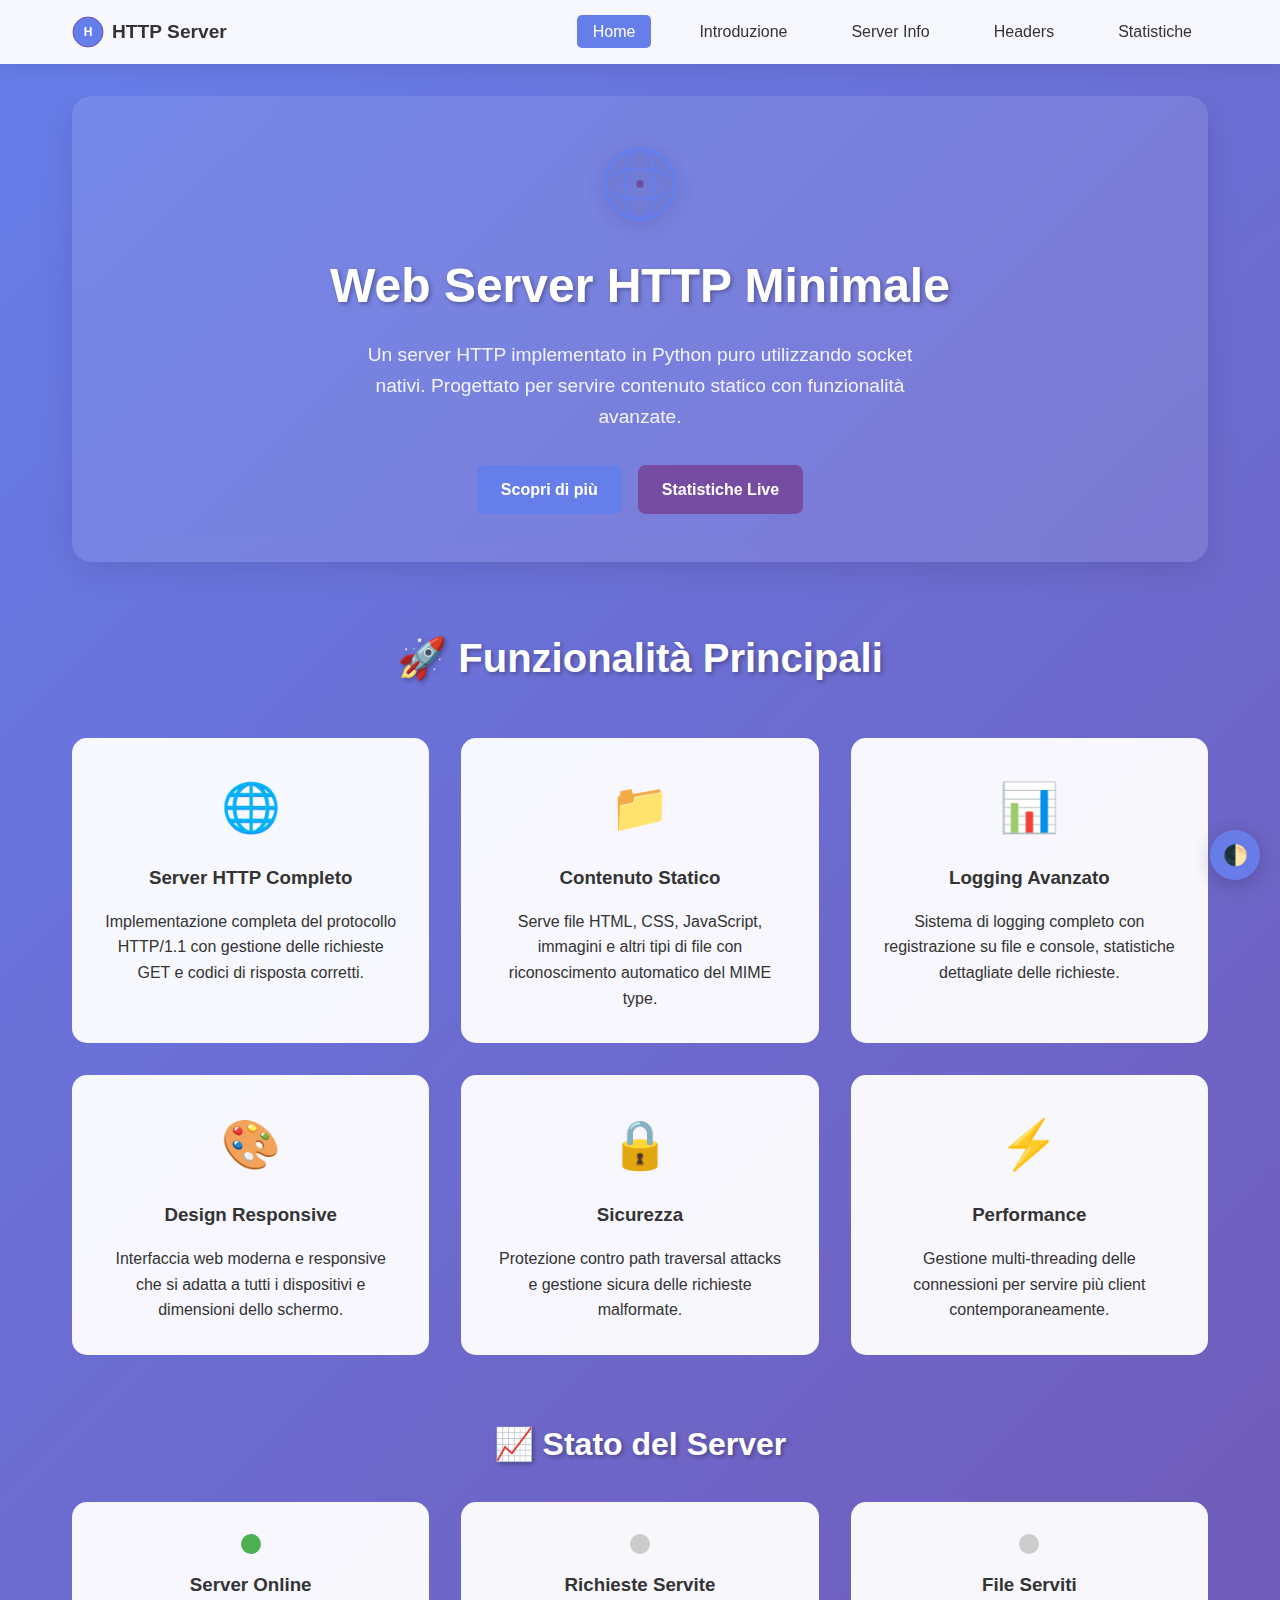
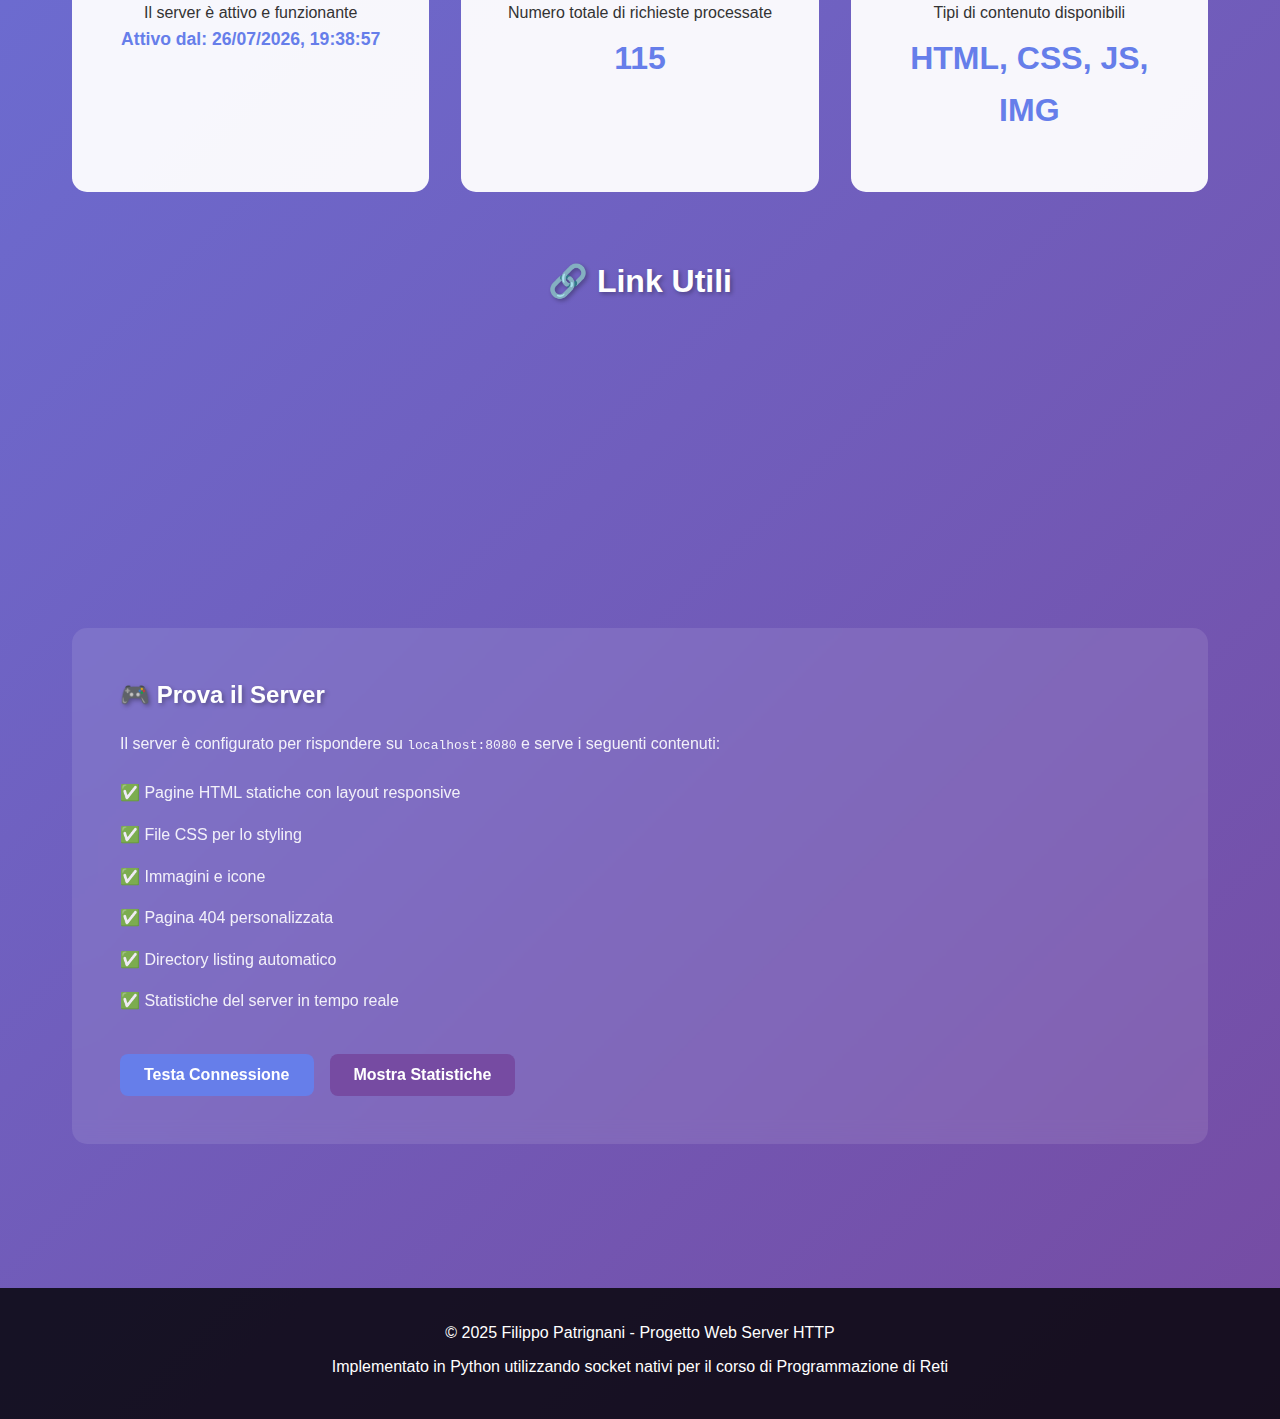
<file: src/www/index.html>
<!DOCTYPE html>
<html lang="it">
<head>
    <meta charset="UTF-8">
    <meta name="viewport" content="width=device-width, initial-scale=1.0">
    <title>Web Server HTTP Minimale - Home</title>
    <link rel="stylesheet" href="style.css">
    <link rel="icon" href="icons/logo.svg" type="image/svg+xml">
</head>
<body>
    <nav class="navbar">
        <div class="nav-container">
            <a href="/" class="nav-logo">
                <img src="icons/logo.svg" alt="Logo" class="logo-img">
                HTTP Server
            </a>
            <ul class="nav-menu">
                <li><a href="/" class="active">Home</a></li>
                <li><a href="intro.html">Introduzione</a></li>
                <li><a href="server.html">Server Info</a></li>
                <li><a href="header.html">Headers</a></li>
                <li><a href="/stats">Statistiche</a></li>
            </ul>
        </div>
    </nav>

    <main class="main-content">
        <div class="container">
            <div class="hero-section">
                <img src="icons/globe.svg" alt="Globe Icon" class="hero-icon">
                <h1>Web Server HTTP Minimale</h1>
                <p class="hero-description">
                    Un server HTTP implementato in Python puro utilizzando socket nativi.
                    Progettato per servire contenuto statico con funzionalità avanzate.
                </p>
                <div class="hero-buttons">
                    <a href="intro.html" class="btn btn-primary">Scopri di più</a>
                    <a href="/stats" class="btn btn-secondary">Statistiche Live</a>
                </div>
            </div>

            <div class="features-section">
                <h2>🚀 Funzionalità Principali</h2>
                <div class="features-grid">
                    <div class="feature-card">
                        <div class="feature-icon">🌐</div>
                        <h3>Server HTTP Completo</h3>
                        <p>Implementazione completa del protocollo HTTP/1.1 con gestione delle richieste GET e codici di risposta corretti.</p>
                    </div>
                    
                    <div class="feature-card">
                        <div class="feature-icon">📁</div>
                        <h3>Contenuto Statico</h3>
                        <p>Serve file HTML, CSS, JavaScript, immagini e altri tipi di file con riconoscimento automatico del MIME type.</p>
                    </div>
                    
                    <div class="feature-card">
                        <div class="feature-icon">📊</div>
                        <h3>Logging Avanzato</h3>
                        <p>Sistema di logging completo con registrazione su file e console, statistiche dettagliate delle richieste.</p>
                    </div>
                    
                    <div class="feature-card">
                        <div class="feature-icon">🎨</div>
                        <h3>Design Responsive</h3>
                        <p>Interfaccia web moderna e responsive che si adatta a tutti i dispositivi e dimensioni dello schermo.</p>
                    </div>
                    
                    <div class="feature-card">
                        <div class="feature-icon">🔒</div>
                        <h3>Sicurezza</h3>
                        <p>Protezione contro path traversal attacks e gestione sicura delle richieste malformate.</p>
                    </div>
                    
                    <div class="feature-card">
                        <div class="feature-icon">⚡</div>
                        <h3>Performance</h3>
                        <p>Gestione multi-threading delle connessioni per servire più client contemporaneamente.</p>
                    </div>
                </div>
            </div>

            <div class="status-section">
                <h2>📈 Stato del Server</h2>
                <div class="status-grid">
                    <div class="status-card">
                        <div class="status-indicator online"></div>
                        <h3>Server Online</h3>
                        <p>Il server è attivo e funzionante</p>
                        <span class="status-time" id="server-uptime">Caricamento...</span>
                    </div>
                    
                    <div class="status-card">
                        <div class="status-indicator"></div>
                        <h3>Richieste Servite</h3>
                        <p>Numero totale di richieste processate</p>
                        <span class="status-number" id="requests-count">--</span>
                    </div>
                    
                    <div class="status-card">
                        <div class="status-indicator"></div>
                        <h3>File Serviti</h3>
                        <p>Tipi di contenuto disponibili</p>
                        <span class="status-number">HTML, CSS, JS, IMG</span>
                    </div>
                </div>
            </div>

            <div class="quick-links">
                <h2>🔗 Link Utili</h2>
                <div class="links-grid">
                    <a href="intro.html" class="link-card">
                        <div class="link-icon">📖</div>
                        <h3>Introduzione</h3>
                        <p>Scopri come funziona il server HTTP</p>
                    </a>
                    
                    <a href="server.html" class="link-card">
                        <div class="link-icon">🖥️</div>
                        <h3>Informazioni Server</h3>
                        <p>Dettagli tecnici dell'implementazione</p>
                    </a>
                    
                    <a href="header.html" class="link-card">
                        <div class="link-icon">📋</div>
                        <h3>Header HTTP</h3>
                        <p>Gestione degli header e MIME types</p>
                    </a>
                    
                    <a href="/stats" class="link-card">
                        <div class="link-icon">📊</div>
                        <h3>Statistiche Live</h3>
                        <p>Monitoraggio in tempo reale</p>
                    </a>
                </div>
            </div>

            <div class="demo-section">
                <h2>🎮 Prova il Server</h2>
                <div class="demo-content">
                    <p>Il server è configurato per rispondere su <code>localhost:8080</code> e serve i seguenti contenuti:</p>
                    <ul class="demo-list">
                        <li>✅ Pagine HTML statiche con layout responsive</li>
                        <li>✅ File CSS per lo styling</li>
                        <li>✅ Immagini e icone</li>
                        <li>✅ Pagina 404 personalizzata</li>
                        <li>✅ Directory listing automatico</li>
                        <li>✅ Statistiche del server in tempo reale</li>
                    </ul>
                    <div class="demo-buttons">
                        <button onclick="testServer()" class="btn btn-primary">Testa Connessione</button>
                        <button onclick="showStats()" class="btn btn-secondary">Mostra Statistiche</button>
                    </div>
                </div>
            </div>
        </div>
    </main>

    <footer class="footer">
        <div class="container">
            <p>&copy; 2025 Filippo Patrignani - Progetto Web Server HTTP</p>
            <p>Implementato in Python utilizzando socket nativi per il corso di Programmazione di Reti</p>
        </div>
    </footer>

    <script>
        // Aggiorna l'uptime del server
        function updateUptime() {
            const now = new Date();
            const uptimeElement = document.getElementById('server-uptime');
            if (uptimeElement) {
                uptimeElement.textContent = `Attivo dal: ${now.toLocaleString('it-IT')}`;
            }
        }

        // Simula il contatore delle richieste
        function updateRequestCount() {
            const countElement = document.getElementById('requests-count');
            if (countElement) {
                const count = Math.floor(Math.random() * 1000) + 100;
                countElement.textContent = count.toString();
            }
        }

        // Test della connessione al server
        function testServer() {
            fetch('/')
                .then(response => {
                    if (response.ok) {
                        alert('✅ Server raggiungibile e funzionante!');
                    } else {
                        alert('⚠️ Server raggiungibile ma con errori');
                    }
                })
                .catch(error => {
                    alert('❌ Impossibile raggiungere il server');
                });
        }

        // Mostra le statistiche
        function showStats() {
            window.open('/stats', '_blank');
        }

        // Animazioni al caricamento
        function animateElements() {
            const elements = document.querySelectorAll('.feature-card, .status-card, .link-card');
            elements.forEach((element, index) => {
                element.style.opacity = '0';
                element.style.transform = 'translateY(20px)';
                element.style.transition = 'opacity 0.6s ease, transform 0.6s ease';
                
                setTimeout(() => {
                    element.style.opacity = '1';
                    element.style.transform = 'translateY(0)';
                }, index * 100);
            });
        }

        // Inizializzazione
        document.addEventListener('DOMContentLoaded', function() {
            updateUptime();
            updateRequestCount();
            animateElements();
            
            // Aggiorna periodicamente
            setInterval(updateRequestCount, 5000);
        });
    </script>
    <script src="script.js"></script>
</body>
</html>
</file>
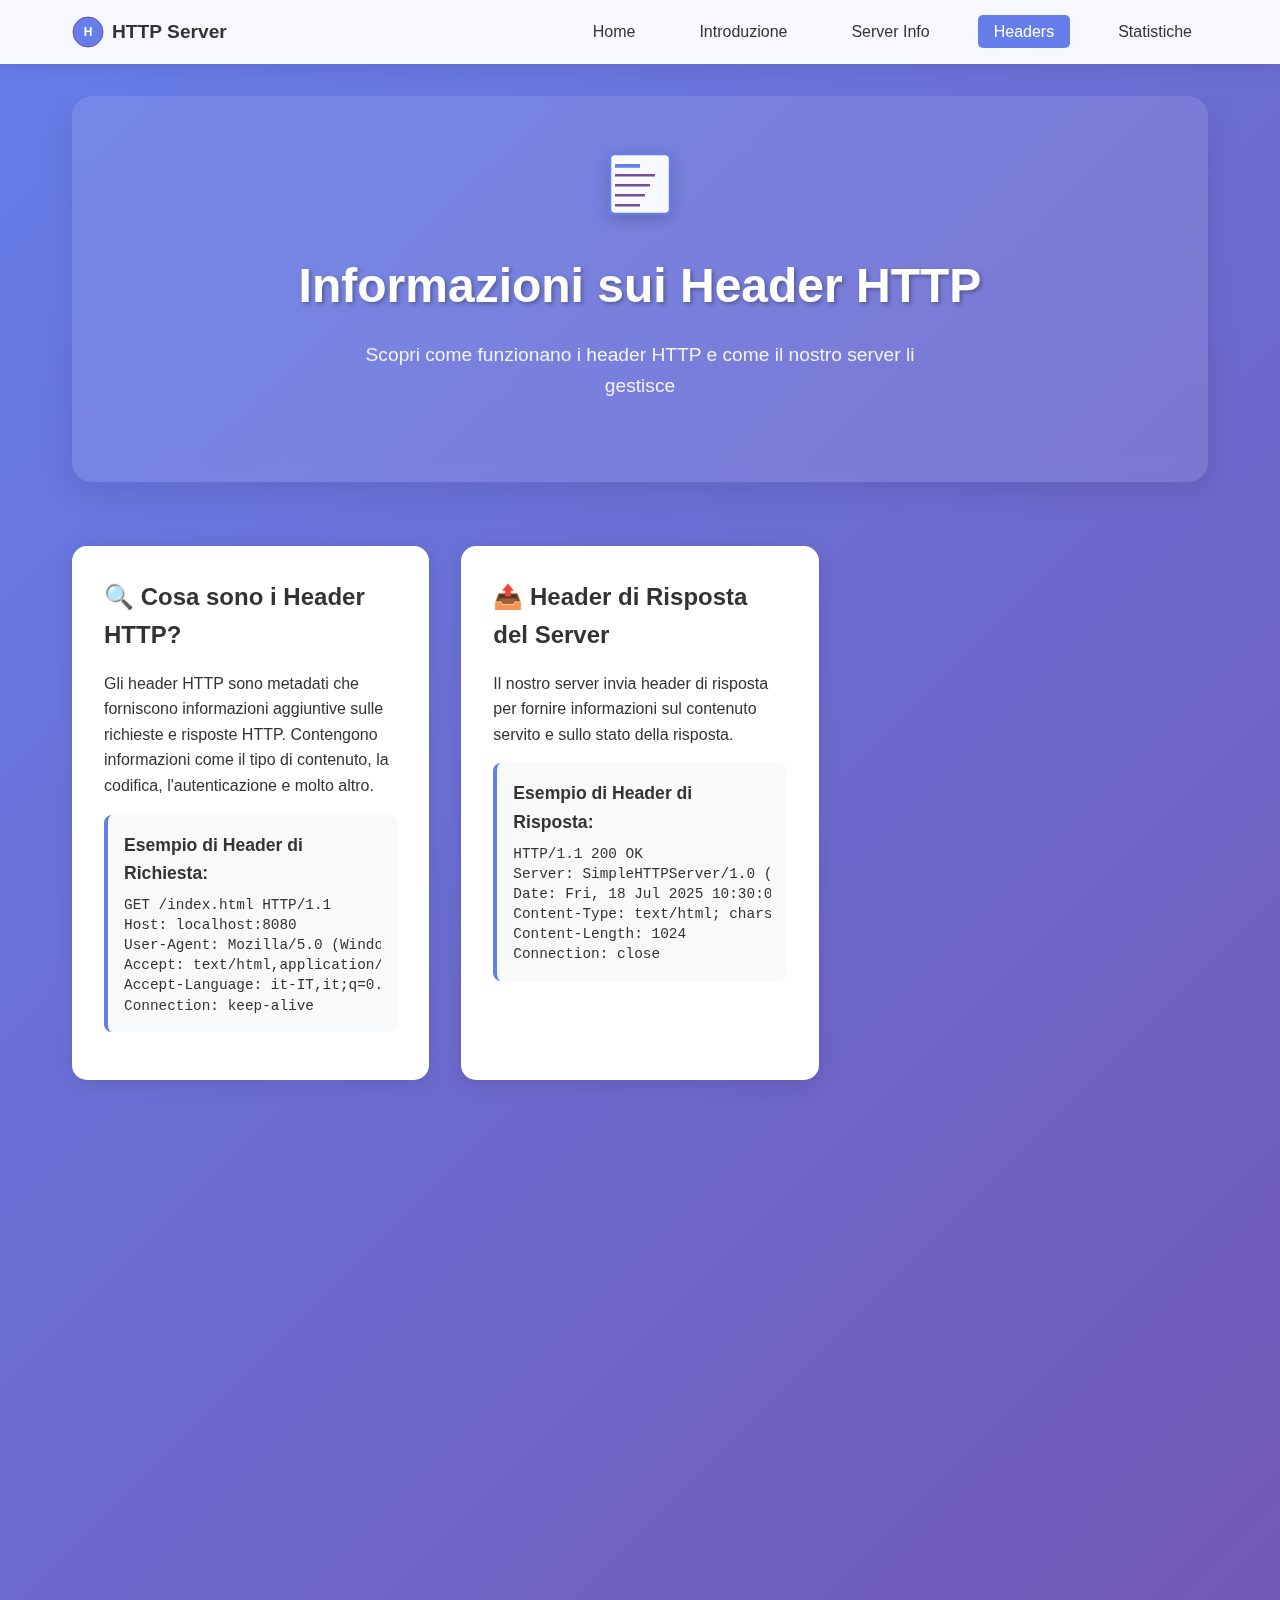
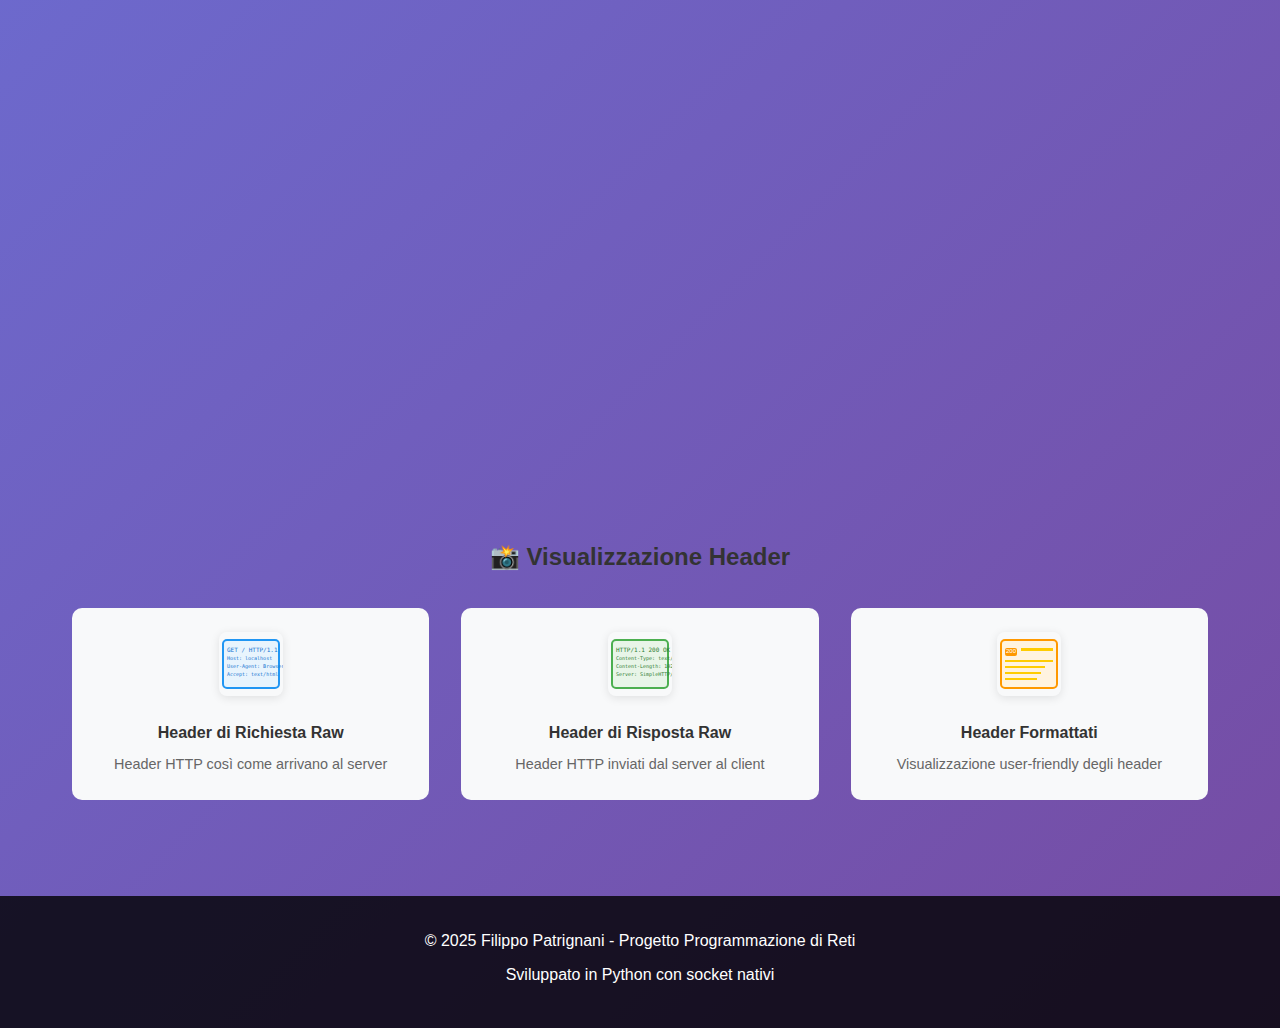
<file: src/www/header.html>
<!DOCTYPE html>
<html lang="it">
<head>
    <meta charset="UTF-8">
    <meta name="viewport" content="width=device-width, initial-scale=1.0">
    <title>Server HTTP - Header Info</title>
    <link rel="stylesheet" href="style.css">
    <link rel="icon" href="icons/header.svg" type="image/svg+xml">
</head>
<body>
    <nav class="navbar">
        <div class="nav-container">
            <a href="/" class="nav-logo">
                <img src="icons/logo.svg" alt="Logo" class="logo-img">
                HTTP Server
            </a>
            <ul class="nav-menu">
                <li><a href="/">Home</a></li>
                <li><a href="intro.html">Introduzione</a></li>
                <li><a href="server.html">Server Info</a></li>
                <li><a href="header.html" class="active">Headers</a></li>
                <li><a href="/stats">Statistiche</a></li>
            </ul>
        </div>
    </nav>

    <main class="main-content">
        <div class="container">
            <div class="hero-section">
                <img src="icons/header.svg" alt="Header Icon" class="hero-icon">
                <h1>Informazioni sui Header HTTP</h1>
                <p class="hero-description">
                    Scopri come funzionano i header HTTP e come il nostro server li gestisce
                </p>
            </div>

            <div class="content-grid">
                <div class="card">
                    <h2>🔍 Cosa sono i Header HTTP?</h2>
                    <p>
                        Gli header HTTP sono metadati che forniscono informazioni aggiuntive 
                        sulle richieste e risposte HTTP. Contengono informazioni come il tipo 
                        di contenuto, la codifica, l'autenticazione e molto altro.
                    </p>
                    <div class="code-block">
                        <h4>Esempio di Header di Richiesta:</h4>
                        <pre><code>GET /index.html HTTP/1.1
Host: localhost:8080
User-Agent: Mozilla/5.0 (Windows NT 10.0; Win64; x64)
Accept: text/html,application/xhtml+xml
Accept-Language: it-IT,it;q=0.9,en;q=0.8
Connection: keep-alive</code></pre>
                    </div>
                </div>

                <div class="card">
                    <h2>📤 Header di Risposta del Server</h2>
                    <p>
                        Il nostro server invia header di risposta per fornire informazioni 
                        sul contenuto servito e sullo stato della risposta.
                    </p>
                    <div class="code-block">
                        <h4>Esempio di Header di Risposta:</h4>
                        <pre><code>HTTP/1.1 200 OK
Server: SimpleHTTPServer/1.0 (Python)
Date: Fri, 18 Jul 2025 10:30:00 GMT
Content-Type: text/html; charset=utf-8
Content-Length: 1024
Connection: close</code></pre>
                    </div>
                </div>

                <div class="card full-width">
                    <h2>📋 Header Supportati dal Server</h2>
                    <div class="header-grid">
                        <div class="header-item">
                            <h4>Content-Type</h4>
                            <p>Specifica il tipo MIME del contenuto (HTML, CSS, JavaScript, immagini, ecc.)</p>
                        </div>
                        <div class="header-item">
                            <h4>Content-Length</h4>
                            <p>Indica la dimensione in byte del corpo della risposta</p>
                        </div>
                        <div class="header-item">
                            <h4>Server</h4>
                            <p>Identifica il software del server web</p>
                        </div>
                        <div class="header-item">
                            <h4>Date</h4>
                            <p>Timestamp della generazione della risposta</p>
                        </div>
                        <div class="header-item">
                            <h4>Last-Modified</h4>
                            <p>Data di ultima modifica del file richiesto</p>
                        </div>
                        <div class="header-item">
                            <h4>Connection</h4>
                            <p>Gestisce la persistenza della connessione</p>
                        </div>
                    </div>
                </div>

                <div class="card">
                    <h2>🎯 MIME Types Supportati</h2>
                    <div class="mime-list">
                        <div class="mime-item">
                            <span class="mime-ext">.html/.htm</span>
                            <span class="mime-type">text/html</span>
                        </div>
                        <div class="mime-item">
                            <span class="mime-ext">.css</span>
                            <span class="mime-type">text/css</span>
                        </div>
                        <div class="mime-item">
                            <span class="mime-ext">.js</span>
                            <span class="mime-type">application/javascript</span>
                        </div>
                        <div class="mime-item">
                            <span class="mime-ext">.png</span>
                            <span class="mime-type">image/png</span>
                        </div>
                        <div class="mime-item">
                            <span class="mime-ext">.jpg/.jpeg</span>
                            <span class="mime-type">image/jpeg</span>
                        </div>
                        <div class="mime-item">
                            <span class="mime-ext">.pdf</span>
                            <span class="mime-type">application/pdf</span>
                        </div>
                    </div>
                </div>

                <div class="card">
                    <h2>🔧 Funzionalità Avanzate</h2>
                    <ul class="feature-list">
                        <li>✅ Gestione automatica del Content-Type basata sull'estensione</li>
                        <li>✅ Header Last-Modified per il caching</li>
                        <li>✅ Charset UTF-8 per i contenuti testuali</li>
                        <li>✅ Header Server personalizzato</li>
                        <li>✅ Gestione sicura delle connessioni</li>
                        <li>✅ Prevenzione path traversal</li>
                    </ul>
                </div>
            </div>

            <div class="image-showcase">
                <h2>📸 Visualizzazione Header</h2>
                <div class="image-grid">
                    <div class="image-card">
                        <img src="icons/header_request_raw.svg" alt="Raw Request Headers">
                        <h4>Header di Richiesta Raw</h4>
                        <p>Header HTTP così come arrivano al server</p>
                    </div>
                    <div class="image-card">
                        <img src="icons/header_response_raw.svg" alt="Raw Response Headers">
                        <h4>Header di Risposta Raw</h4>
                        <p>Header HTTP inviati dal server al client</p>
                    </div>
                    <div class="image-card">
                        <img src="icons/header_response.svg" alt="Formatted Response Headers">
                        <h4>Header Formattati</h4>
                        <p>Visualizzazione user-friendly degli header</p>
                    </div>
                </div>
            </div>
        </div>
    </main>

    <footer class="footer">
        <div class="container">
            <p>&copy; 2025 Filippo Patrignani - Progetto Programmazione di Reti</p>
            <p>Sviluppato in Python con socket nativi</p>
        </div>
    </footer>

    <script>
        // Animazione per le card
        const cards = document.querySelectorAll('.card');
        const observer = new IntersectionObserver((entries) => {
            entries.forEach(entry => {
                if (entry.isIntersecting) {
                    entry.target.style.opacity = '1';
                    entry.target.style.transform = 'translateY(0)';
                }
            });
        });

        cards.forEach(card => {
            card.style.opacity = '0';
            card.style.transform = 'translateY(20px)';
            card.style.transition = 'opacity 0.6s ease, transform 0.6s ease';
            observer.observe(card);
        });
    </script>
</body>
</html>
</file>
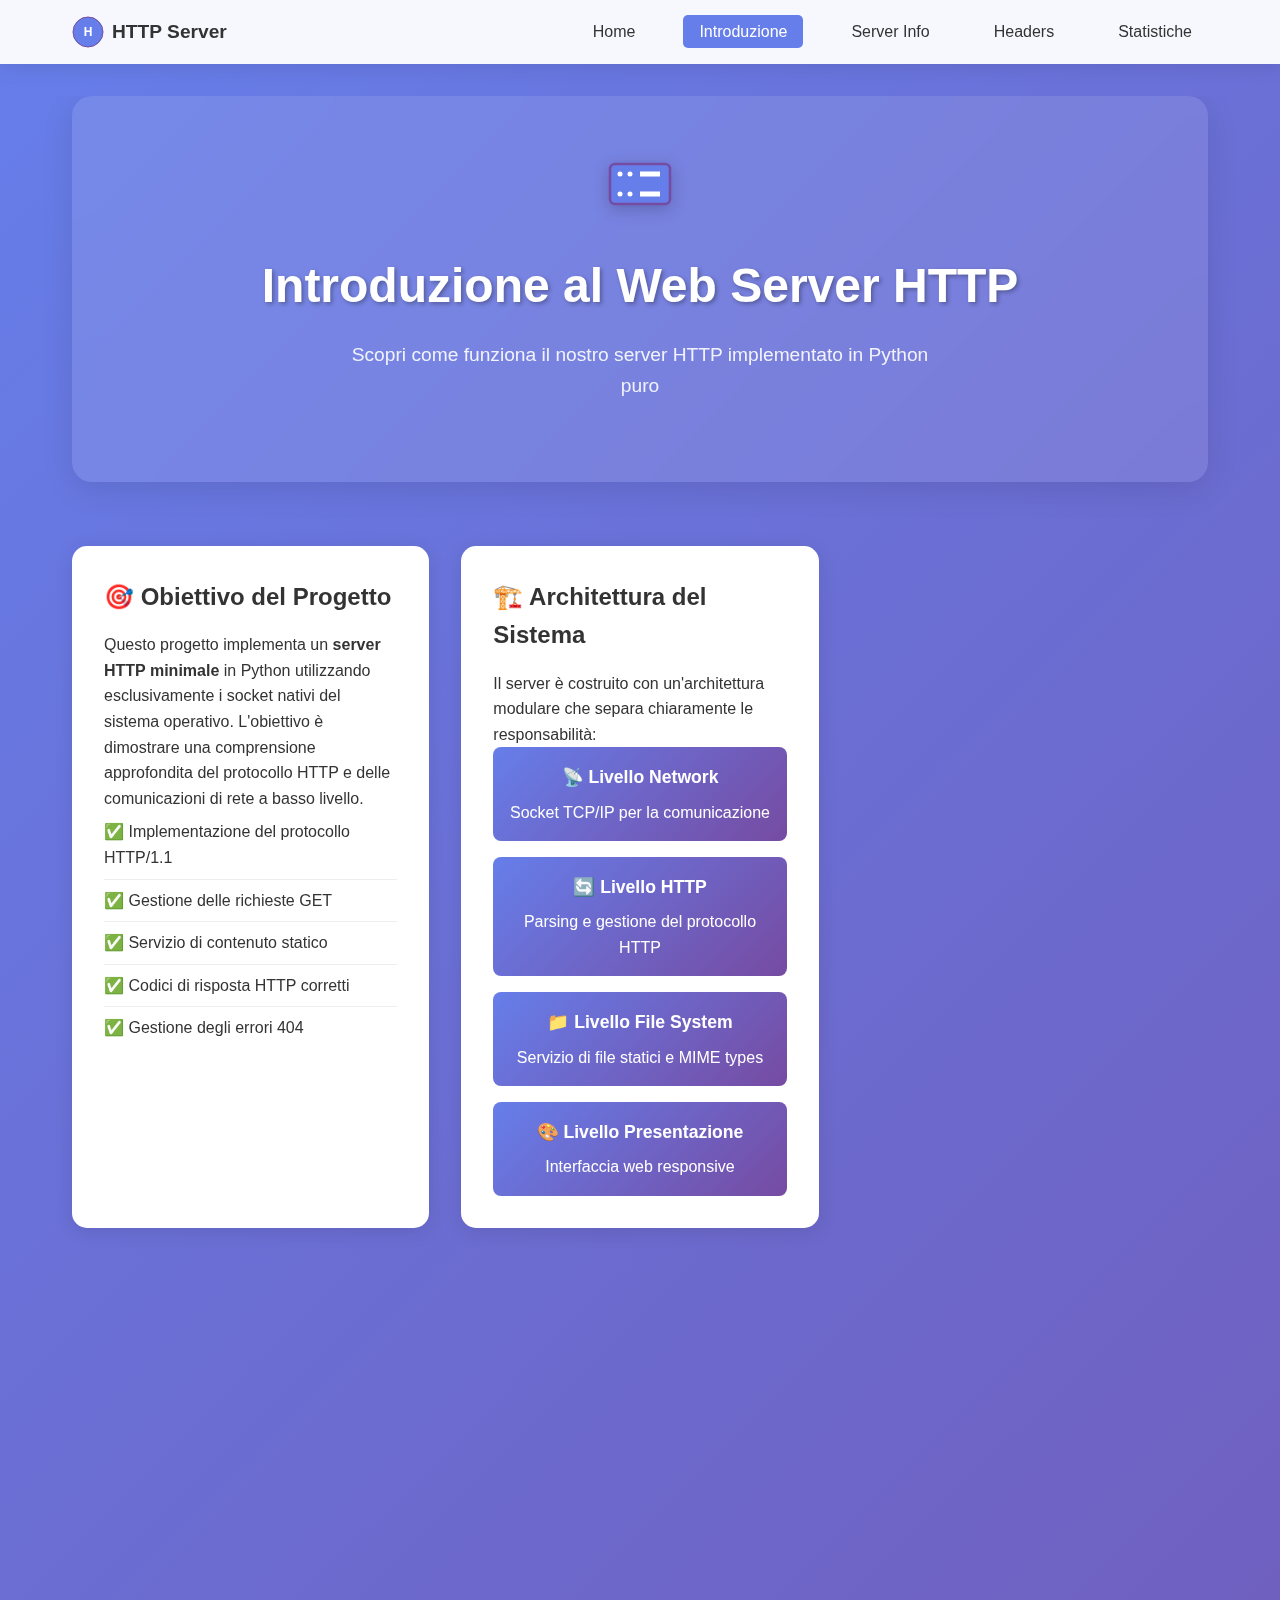
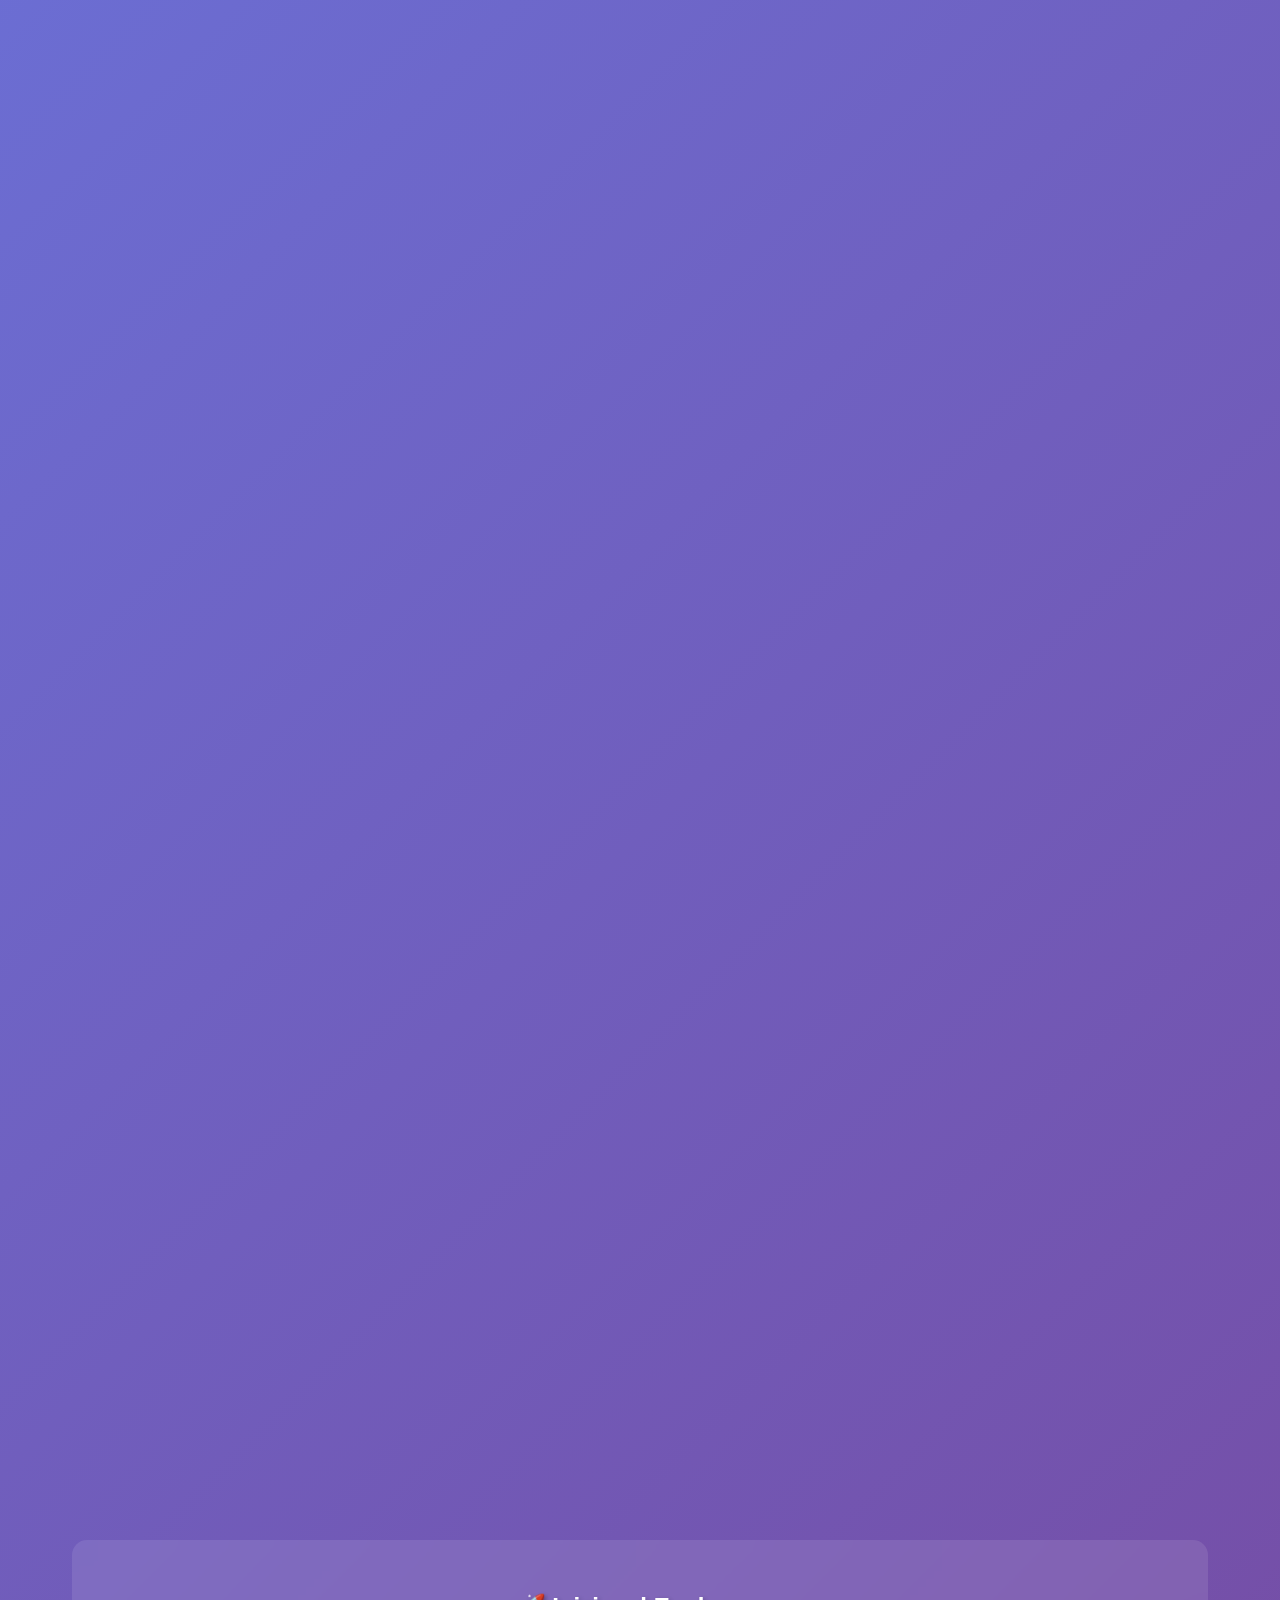
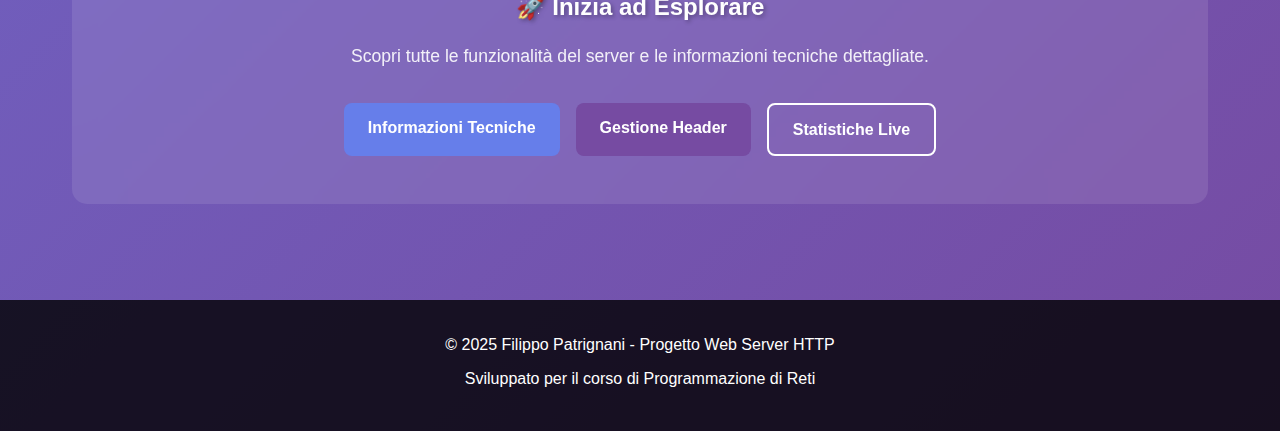
<file: src/www/intro.html>
<!DOCTYPE html>
<html lang="it">
<head>
    <meta charset="UTF-8">
    <meta name="viewport" content="width=device-width, initial-scale=1.0">
    <title>Introduzione - Web Server HTTP</title>
    <link rel="stylesheet" href="style.css">
    <link rel="icon" href="icons/logo.svg" type="image/svg+xml">
</head>
<body>
    <nav class="navbar">
        <div class="nav-container">
            <a href="/" class="nav-logo">
                <img src="icons/logo.svg" alt="Logo" class="logo-img">
                HTTP Server
            </a>
            <ul class="nav-menu">
                <li><a href="/">Home</a></li>
                <li><a href="intro.html" class="active">Introduzione</a></li>
                <li><a href="server.html">Server Info</a></li>
                <li><a href="header.html">Headers</a></li>
                <li><a href="/stats">Statistiche</a></li>
            </ul>
        </div>
    </nav>

    <main class="main-content">
        <div class="container">
            <div class="hero-section">
                <img src="icons/server.svg" alt="Server Icon" class="hero-icon">
                <h1>Introduzione al Web Server HTTP</h1>
                <p class="hero-description">
                    Scopri come funziona il nostro server HTTP implementato in Python puro
                </p>
            </div>

            <div class="content-grid">
                <div class="card">
                    <h2>🎯 Obiettivo del Progetto</h2>
                    <p>
                        Questo progetto implementa un <strong>server HTTP minimale</strong> in Python 
                        utilizzando esclusivamente i socket nativi del sistema operativo. L'obiettivo 
                        è dimostrare una comprensione approfondita del protocollo HTTP e delle 
                        comunicazioni di rete a basso livello.
                    </p>
                    <ul class="feature-list">
                        <li>✅ Implementazione del protocollo HTTP/1.1</li>
                        <li>✅ Gestione delle richieste GET</li>
                        <li>✅ Servizio di contenuto statico</li>
                        <li>✅ Codici di risposta HTTP corretti</li>
                        <li>✅ Gestione degli errori 404</li>
                    </ul>
                </div>

                <div class="card">
                    <h2>🏗️ Architettura del Sistema</h2>
                    <p>
                        Il server è costruito con un'architettura modulare che separa chiaramente 
                        le responsabilità:
                    </p>
                    <div class="architecture-diagram">
                        <div class="layer">
                            <h4>📡 Livello Network</h4>
                            <p>Socket TCP/IP per la comunicazione</p>
                        </div>
                        <div class="layer">
                            <h4>🔄 Livello HTTP</h4>
                            <p>Parsing e gestione del protocollo HTTP</p>
                        </div>
                        <div class="layer">
                            <h4>📁 Livello File System</h4>
                            <p>Servizio di file statici e MIME types</p>
                        </div>
                        <div class="layer">
                            <h4>🎨 Livello Presentazione</h4>
                            <p>Interfaccia web responsive</p>
                        </div>
                    </div>
                </div>

                <div class="card full-width">
                    <h2>🔄 Flusso di Elaborazione delle Richieste</h2>
                    <div class="flow-diagram">
                        <div class="flow-step">
                            <div class="step-number">1</div>
                            <h4>Connessione Client</h4>
                            <p>Il client si connette al server tramite socket TCP</p>
                        </div>
                        <div class="flow-arrow">→</div>
                        <div class="flow-step">
                            <div class="step-number">2</div>
                            <h4>Ricezione Richiesta</h4>
                            <p>Il server riceve e analizza la richiesta HTTP</p>
                        </div>
                        <div class="flow-arrow">→</div>
                        <div class="flow-step">
                            <div class="step-number">3</div>
                            <h4>Parsing HTTP</h4>
                            <p>Estrazione del metodo, path e headers</p>
                        </div>
                        <div class="flow-arrow">→</div>
                        <div class="flow-step">
                            <div class="step-number">4</div>
                            <h4>Gestione Risorsa</h4>
                            <p>Localizzazione e lettura del file richiesto</p>
                        </div>
                        <div class="flow-arrow">→</div>
                        <div class="flow-step">
                            <div class="step-number">5</div>
                            <h4>Costruzione Risposta</h4>
                            <p>Creazione della risposta HTTP completa</p>
                        </div>
                        <div class="flow-arrow">→</div>
                        <div class="flow-step">
                            <div class="step-number">6</div>
                            <h4>Invio e Chiusura</h4>
                            <p>Invio della risposta e chiusura connessione</p>
                        </div>
                    </div>
                </div>

                <div class="card">
                    <h2>📊 Funzionalità Implementate</h2>
                    <div class="features-checklist">
                        <div class="feature-section">
                            <h4>🔧 Requisiti Base</h4>
                            <div class="checkbox-item">✅ Server su localhost:8080</div>
                            <div class="checkbox-item">✅ Almeno 3 pagine HTML statiche</div>
                            <div class="checkbox-item">✅ Gestione richieste GET</div>
                            <div class="checkbox-item">✅ Codici di risposta 200/404</div>
                            <div class="checkbox-item">✅ Pagina 404 personalizzata</div>
                        </div>
                        
                        <div class="feature-section">
                            <h4>🎨 Estensioni Opzionali</h4>
                            <div class="checkbox-item">✅ MIME types (.html, .css, .js, .png, ecc.)</div>
                            <div class="checkbox-item">✅ Logging completo delle richieste</div>
                            <div class="checkbox-item">✅ Layout responsive e moderno</div>
                            <div class="checkbox-item">✅ Statistiche del server in tempo reale</div>
                            <div class="checkbox-item">✅ Directory listing automatico</div>
                            <div class="checkbox-item">✅ Gestione multi-threading</div>
                            <div class="checkbox-item">✅ Protezione path traversal</div>
                        </div>
                    </div>
                </div>

                <div class="card">
                    <h2>🛠️ Tecnologie Utilizzate</h2>
                    <div class="tech-stack">
                        <div class="tech-item">
                            <div class="tech-icon">🐍</div>
                            <h4>Python 3</h4>
                            <p>Linguaggio di programmazione principale</p>
                        </div>
                        <div class="tech-item">
                            <div class="tech-icon">🔌</div>
                            <h4>Socket Nativi</h4>
                            <p>Comunicazione TCP/IP a basso livello</p>
                        </div>
                        <div class="tech-item">
                            <div class="tech-icon">🧵</div>
                            <h4>Threading</h4>
                            <p>Gestione multi-client concorrente</p>
                        </div>
                        <div class="tech-item">
                            <div class="tech-icon">📝</div>
                            <h4>Logging</h4>
                            <p>Sistema di registrazione eventi</p>
                        </div>
                        <div class="tech-item">
                            <div class="tech-icon">🎨</div>
                            <h4>HTML5/CSS3</h4>
                            <p>Frontend moderno e responsive</p>
                        </div>
                        <div class="tech-item">
                            <div class="tech-icon">⚡</div>
                            <h4>JavaScript</h4>
                            <p>Interattività lato client</p>
                        </div>
                    </div>
                </div>

                <div class="card">
                    <h2>🎯 Vantaggi dell'Implementazione</h2>
                    <div class="advantages-grid">
                        <div class="advantage-item">
                            <h4>🔍 Controllo Completo</h4>
                            <p>Implementazione da zero per massima comprensione</p>
                        </div>
                        <div class="advantage-item">
                            <h4>📚 Valore Educativo</h4>
                            <p>Apprendimento approfondito del protocollo HTTP</p>
                        </div>
                        <div class="advantage-item">
                            <h4>⚡ Performance</h4>
                            <p>Nessun overhead di framework esterni</p>
                        </div>
                        <div class="advantage-item">
                            <h4>🔧 Personalizzazione</h4>
                            <p>Facilità di modifica e estensione</p>
                        </div>
                    </div>
                </div>
            </div>

            <div class="cta-section">
                <h2>🚀 Inizia ad Esplorare</h2>
                <p>Scopri tutte le funzionalità del server e le informazioni tecniche dettagliate.</p>
                <div class="cta-buttons">
                    <a href="server.html" class="btn btn-primary">Informazioni Tecniche</a>
                    <a href="header.html" class="btn btn-secondary">Gestione Header</a>
                    <a href="/stats" class="btn btn-outline">Statistiche Live</a>
                </div>
            </div>
        </div>
    </main>

    <footer class="footer">
        <div class="container">
            <p>&copy; 2025 Filippo Patrignani - Progetto Web Server HTTP</p>
            <p>Sviluppato per il corso di Programmazione di Reti</p>
        </div>
    </footer>

    <script>
        // Animazione per gli elementi del flusso
        function animateFlow() {
            const flowSteps = document.querySelectorAll('.flow-step');
            const flowArrows = document.querySelectorAll('.flow-arrow');
            
            flowSteps.forEach((step, index) => {
                step.style.opacity = '0';
                step.style.transform = 'scale(0.8)';
                step.style.transition = 'opacity 0.5s ease, transform 0.5s ease';
                
                setTimeout(() => {
                    step.style.opacity = '1';
                    step.style.transform = 'scale(1)';
                }, index * 200);
            });
            
            flowArrows.forEach((arrow, index) => {
                arrow.style.opacity = '0';
                arrow.style.transition = 'opacity 0.3s ease';
                
                setTimeout(() => {
                    arrow.style.opacity = '1';
                }, (index + 1) * 200 + 100);
            });
        }

        // Animazione per le card
        function animateCards() {
            const cards = document.querySelectorAll('.card');
            const observer = new IntersectionObserver((entries) => {
                entries.forEach(entry => {
                    if (entry.isIntersecting) {
                        entry.target.style.opacity = '1';
                        entry.target.style.transform = 'translateY(0)';
                    }
                });
            });

            cards.forEach(card => {
                card.style.opacity = '0';
                card.style.transform = 'translateY(30px)';
                card.style.transition = 'opacity 0.6s ease, transform 0.6s ease';
                observer.observe(card);
            });
        }

        // Inizializzazione
        document.addEventListener('DOMContentLoaded', function() {
            setTimeout(animateFlow, 500);
            animateCards();
        });
    </script>
</body>
</html>
</file>
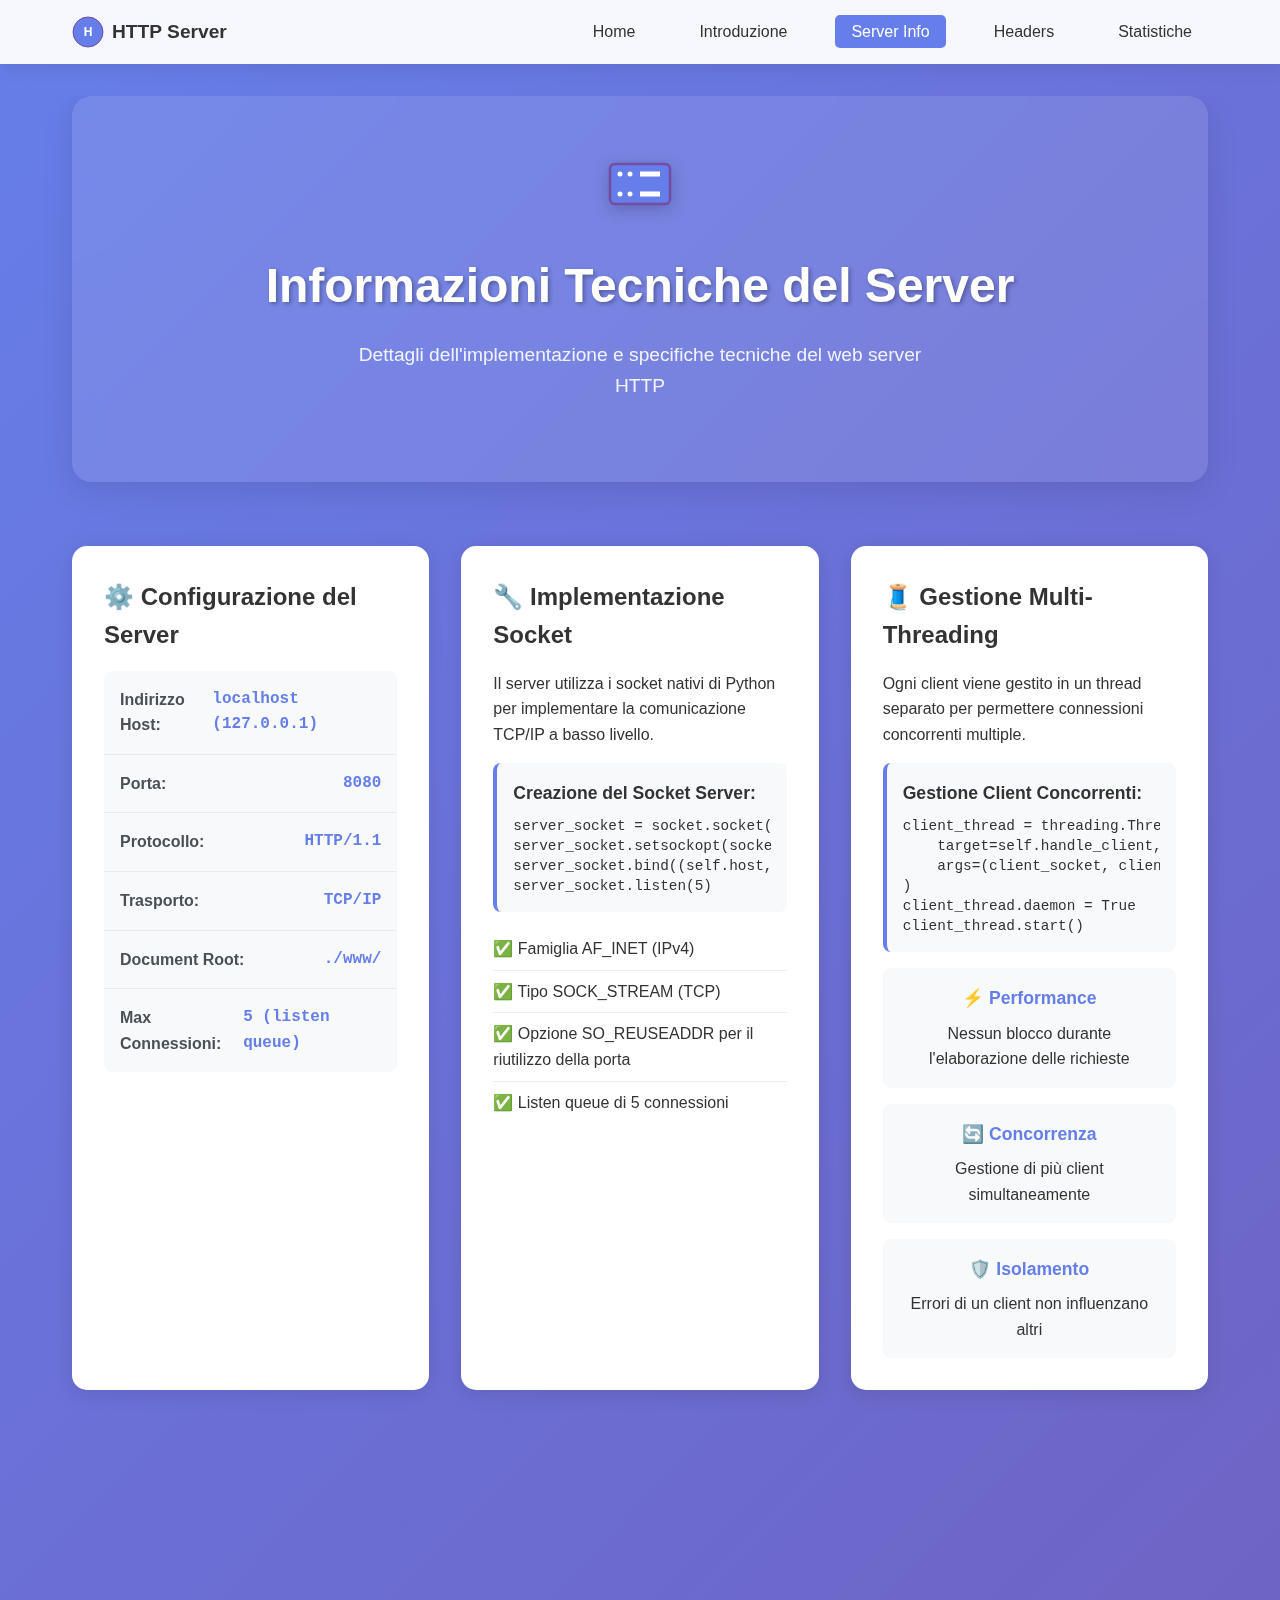
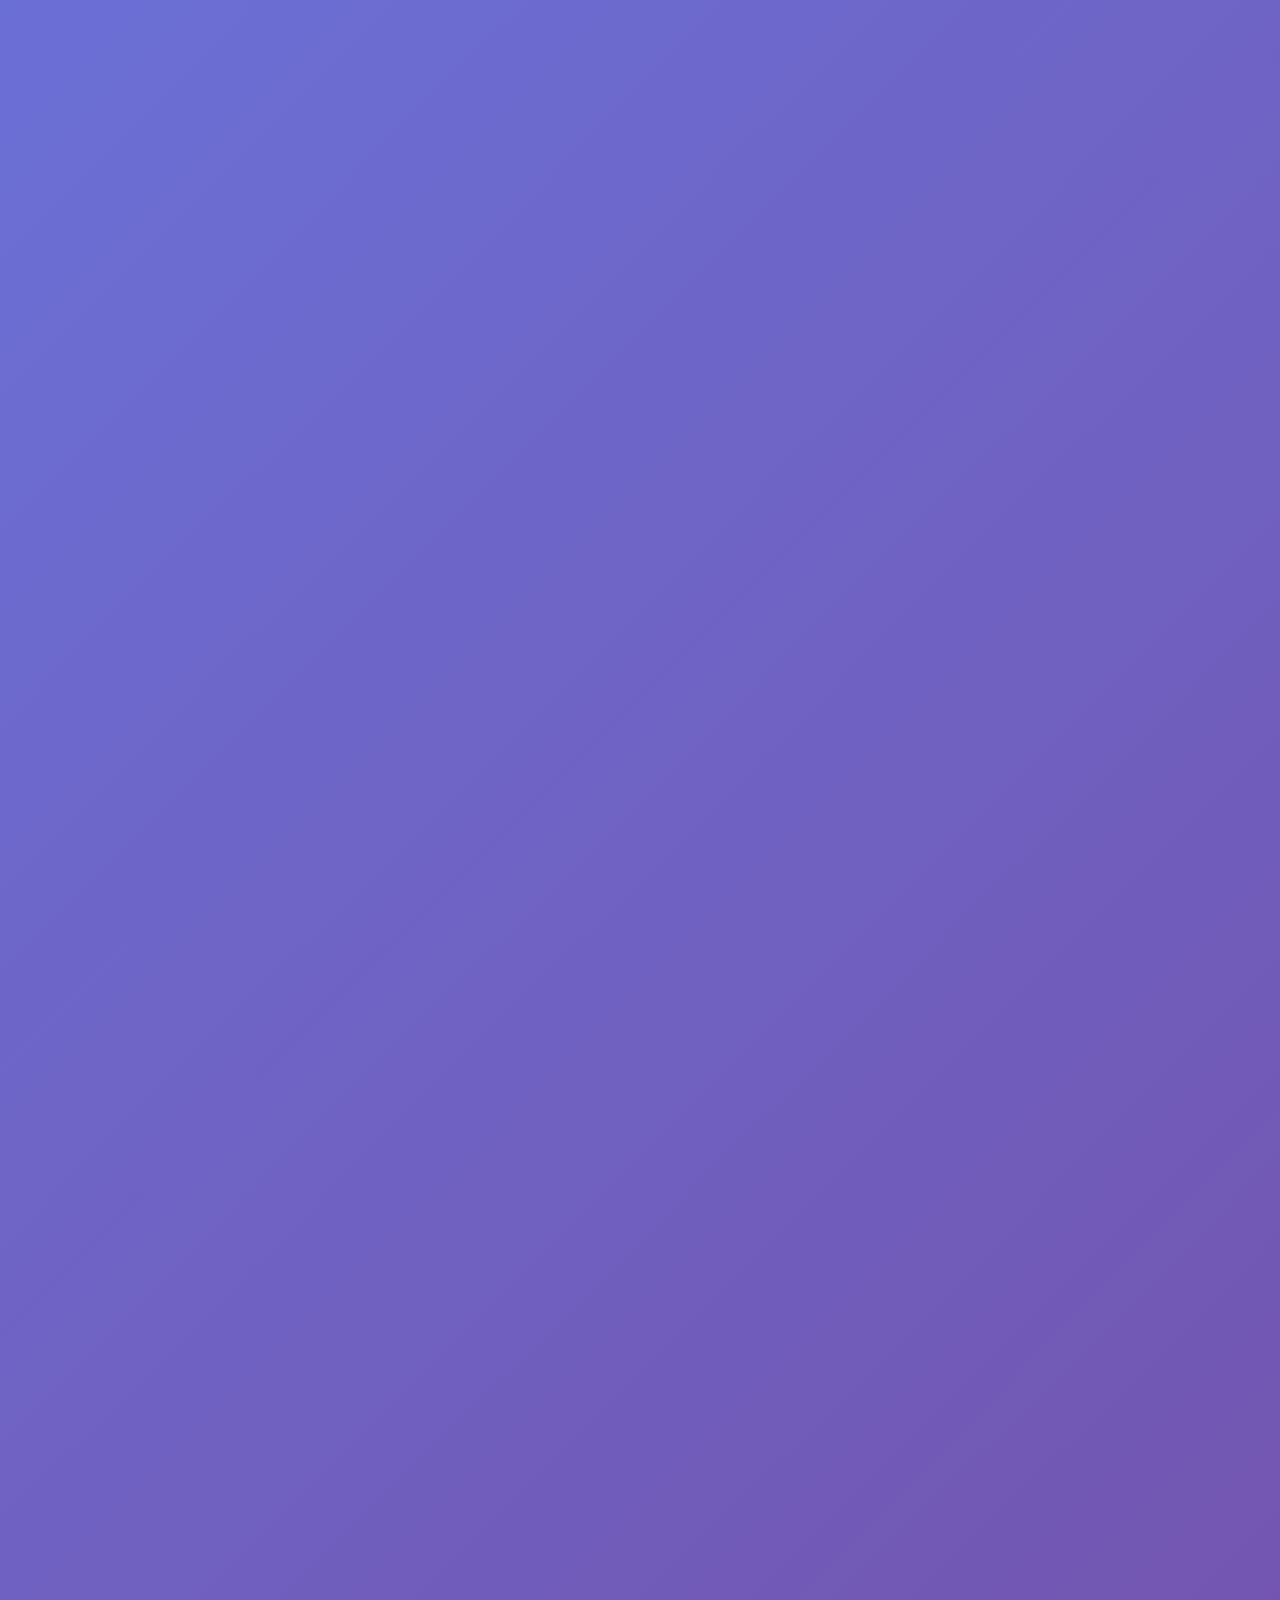
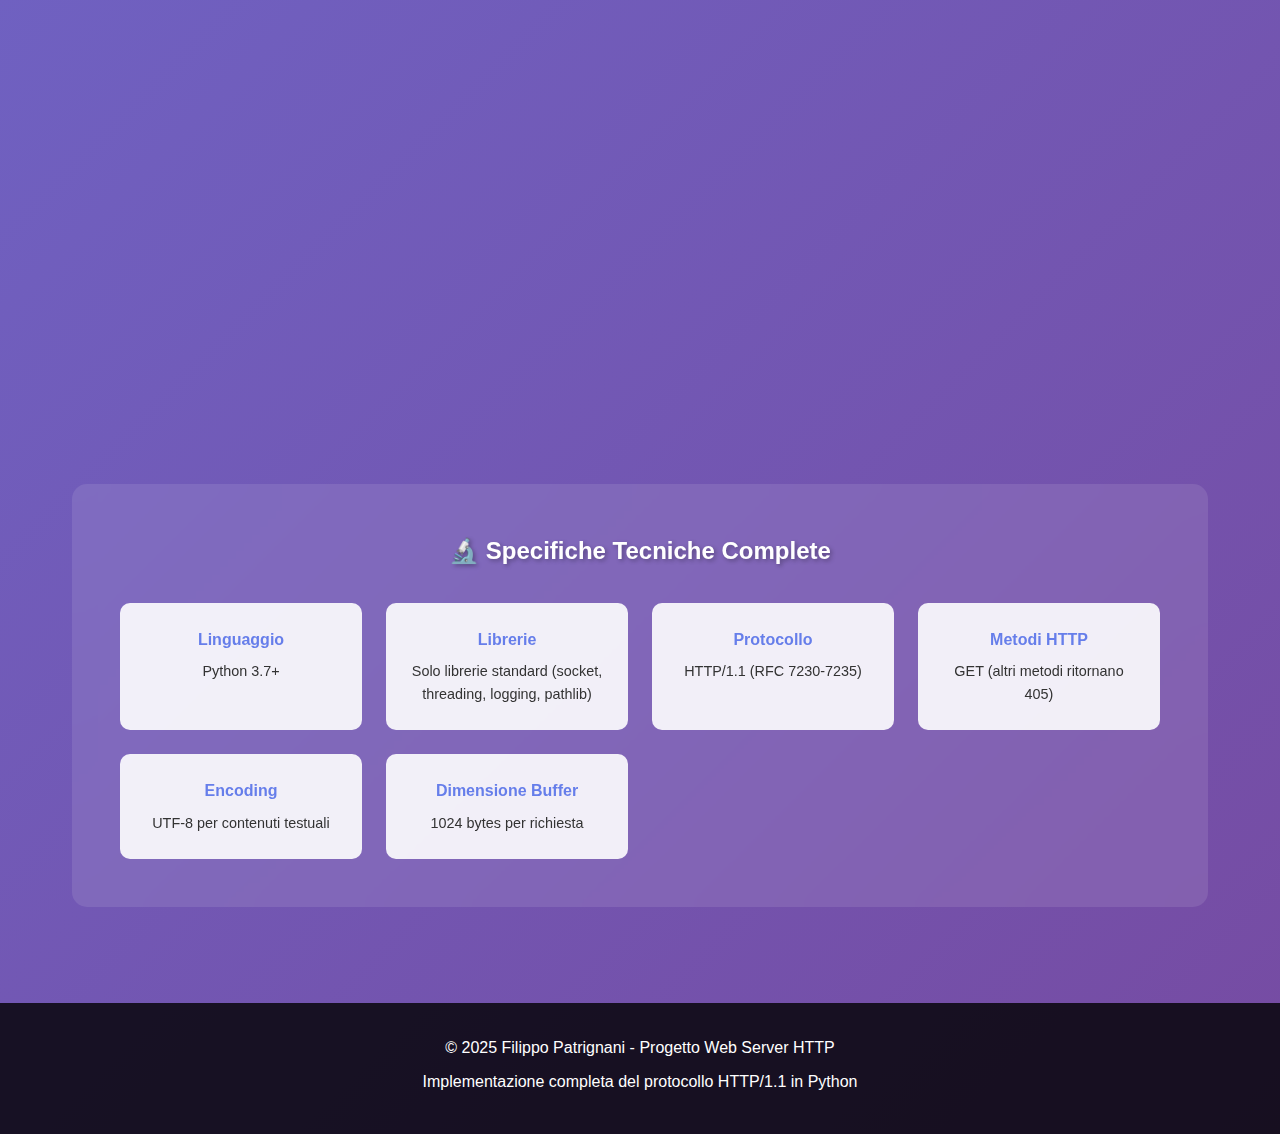
<file: src/www/server.html>
<!DOCTYPE html>
<html lang="it">
<head>
    <meta charset="UTF-8">
    <meta name="viewport" content="width=device-width, initial-scale=1.0">
    <title>Informazioni Server - Web Server HTTP</title>
    <link rel="stylesheet" href="style.css">
    <link rel="icon" href="icons/server.svg" type="image/svg+xml">
</head>
<body>
    <nav class="navbar">
        <div class="nav-container">
            <a href="/" class="nav-logo">
                <img src="icons/logo.svg" alt="Logo" class="logo-img">
                HTTP Server
            </a>
            <ul class="nav-menu">
                <li><a href="/">Home</a></li>
                <li><a href="intro.html">Introduzione</a></li>
                <li><a href="server.html" class="active">Server Info</a></li>
                <li><a href="header.html">Headers</a></li>
                <li><a href="/stats">Statistiche</a></li>
            </ul>
        </div>
    </nav>

    <main class="main-content">
        <div class="container">
            <div class="hero-section">
                <img src="icons/server.svg" alt="Server Icon" class="hero-icon">
                <h1>Informazioni Tecniche del Server</h1>
                <p class="hero-description">
                    Dettagli dell'implementazione e specifiche tecniche del web server HTTP
                </p>
            </div>

            <div class="content-grid">
                <div class="card">
                    <h2>⚙️ Configurazione del Server</h2>
                    <div class="config-table">
                        <div class="config-row">
                            <span class="config-label">Indirizzo Host:</span>
                            <span class="config-value">localhost (127.0.0.1)</span>
                        </div>
                        <div class="config-row">
                            <span class="config-label">Porta:</span>
                            <span class="config-value">8080</span>
                        </div>
                        <div class="config-row">
                            <span class="config-label">Protocollo:</span>
                            <span class="config-value">HTTP/1.1</span>
                        </div>
                        <div class="config-row">
                            <span class="config-label">Trasporto:</span>
                            <span class="config-value">TCP/IP</span>
                        </div>
                        <div class="config-row">
                            <span class="config-label">Document Root:</span>
                            <span class="config-value">./www/</span>
                        </div>
                        <div class="config-row">
                            <span class="config-label">Max Connessioni:</span>
                            <span class="config-value">5 (listen queue)</span>
                        </div>
                    </div>
                </div>

                <div class="card">
                    <h2>🔧 Implementazione Socket</h2>
                    <p>
                        Il server utilizza i socket nativi di Python per implementare 
                        la comunicazione TCP/IP a basso livello.
                    </p>
                    <div class="code-block">
                        <h4>Creazione del Socket Server:</h4>
                        <pre><code>server_socket = socket.socket(socket.AF_INET, socket.SOCK_STREAM)
server_socket.setsockopt(socket.SOL_SOCKET, socket.SO_REUSEADDR, 1)
server_socket.bind((self.host, self.port))
server_socket.listen(5)</code></pre>
                    </div>
                    <ul class="feature-list">
                        <li>✅ Famiglia AF_INET (IPv4)</li>
                        <li>✅ Tipo SOCK_STREAM (TCP)</li>
                        <li>✅ Opzione SO_REUSEADDR per il riutilizzo della porta</li>
                        <li>✅ Listen queue di 5 connessioni</li>
                    </ul>
                </div>

                <div class="card">
                    <h2>🧵 Gestione Multi-Threading</h2>
                    <p>
                        Ogni client viene gestito in un thread separato per permettere 
                        connessioni concorrenti multiple.
                    </p>
                    <div class="code-block">
                        <h4>Gestione Client Concorrenti:</h4>
                        <pre><code>client_thread = threading.Thread(
    target=self.handle_client,
    args=(client_socket, client_address)
)
client_thread.daemon = True
client_thread.start()</code></pre>
                    </div>
                    <div class="threading-benefits">
                        <div class="benefit-item">
                            <h4>⚡ Performance</h4>
                            <p>Nessun blocco durante l'elaborazione delle richieste</p>
                        </div>
                        <div class="benefit-item">
                            <h4>🔄 Concorrenza</h4>
                            <p>Gestione di più client simultaneamente</p>
                        </div>
                        <div class="benefit-item">
                            <h4>🛡️ Isolamento</h4>
                            <p>Errori di un client non influenzano altri</p>
                        </div>
                    </div>
                </div>

                <div class="card full-width">
                    <h2>📊 Codici di Stato HTTP Supportati</h2>
                    <div class="status-codes-grid">
                        <div class="status-code">
                            <div class="status-number success">200</div>
                            <h4>OK</h4>
                            <p>Richiesta elaborata con successo. File trovato e servito correttamente.</p>
                        </div>
                        <div class="status-code">
                            <div class="status-number client-error">404</div>
                            <h4>Not Found</h4>
                            <p>File richiesto non trovato. Viene servita una pagina 404 personalizzata.</p>
                        </div>
                        <div class="status-code">
                            <div class="status-number client-error">405</div>
                            <h4>Method Not Allowed</h4>
                            <p>Metodo HTTP non supportato. Il server accetta solo richieste GET.</p>
                        </div>
                        <div class="status-code">
                            <div class="status-number server-error">500</div>
                            <h4>Internal Server Error</h4>
                            <p>Errore interno del server durante l'elaborazione della richiesta.</p>
                        </div>
                    </div>
                </div>

                <div class="card">
                    <h2>🎯 Parsing delle Richieste HTTP</h2>
                    <p>
                        Il server analizza le richieste HTTP seguendo le specifiche RFC 7230.
                    </p>
                    <div class="parsing-steps">
                        <div class="parsing-step">
                            <div class="step-icon">1️⃣</div>
                            <div>
                                <h4>Request Line</h4>
                                <p>Estrazione di metodo, path e versione HTTP</p>
                            </div>
                        </div>
                        <div class="parsing-step">
                            <div class="step-icon">2️⃣</div>
                            <div>
                                <h4>Headers</h4>
                                <p>Parsing degli header HTTP nome:valore</p>
                            </div>
                        </div>
                        <div class="parsing-step">
                            <div class="step-icon">3️⃣</div>
                            <div>
                                <h4>URL Decoding</h4>
                                <p>Decodifica URL-encoded dei percorsi</p>
                            </div>
                        </div>
                        <div class="parsing-step">
                            <div class="step-icon">4️⃣</div>
                            <div>
                                <h4>Validation</h4>
                                <p>Validazione e sanitizzazione dei dati</p>
                            </div>
                        </div>
                    </div>
                </div>

                <div class="card">
                    <h2>🔐 Funzionalità di Sicurezza</h2>
                    <div class="security-features">
                        <div class="security-item">
                            <div class="security-icon">🛡️</div>
                            <h4>Path Traversal Protection</h4>
                            <p>Prevenzione di accessi al filesystem esterno al document root</p>
                        </div>
                        <div class="security-item">
                            <div class="security-icon">🔍</div>
                            <h4>Input Validation</h4>
                            <p>Validazione di tutte le richieste HTTP in arrivo</p>
                        </div>
                        <div class="security-item">
                            <div class="security-icon">📝</div>
                            <h4>Request Logging</h4>
                            <p>Registrazione completa di tutte le richieste per audit</p>
                        </div>
                        <div class="security-item">
                            <div class="security-icon">⏱️</div>
                            <h4>Connection Management</h4>
                            <p>Chiusura automatica delle connessioni per prevenire DoS</p>
                        </div>
                    </div>
                </div>

                <div class="card">
                    <h2>📁 Gestione File System</h2>
                    <p>
                        Il server gestisce automaticamente diversi tipi di file e situazioni:
                    </p>
                    <div class="filesystem-features">
                        <div class="fs-feature">
                            <h4>🏠 Index Files</h4>
                            <p>Ricerca automatica di index.html/index.htm nelle directory</p>
                        </div>
                        <div class="fs-feature">
                            <h4>📋 Directory Listing</h4>
                            <p>Generazione automatica di listing per directory senza index</p>
                        </div>
                        <div class="fs-feature">
                            <h4>📊 File Information</h4>
                            <p>Dimensione file, data di modifica e tipo MIME</p>
                        </div>
                        <div class="fs-feature">
                            <h4>🎭 MIME Detection</h4>
                            <p>Riconoscimento automatico del tipo di contenuto</p>
                        </div>
                    </div>
                </div>

                <div class="card">
                    <h2>📈 Sistema di Logging</h2>
                    <p>
                        Sistema di logging avanzato per monitoraggio e debugging:
                    </p>
                    <div class="logging-info">
                        <div class="log-level">
                            <span class="level-badge info">INFO</span>
                            <span>Richieste client, avvio/arresto server</span>
                        </div>
                        <div class="log-level">
                            <span class="level-badge debug">DEBUG</span>
                            <span>Dettagli delle richieste HTTP raw</span>
                        </div>
                        <div class="log-level">
                            <span class="level-badge error">ERROR</span>
                            <span>Errori del server e problemi di I/O</span>
                        </div>
                    </div>
                    <div class="code-block">
                        <h4>Esempio di Log:</h4>
                        <pre><code>2025-07-18 10:30:15 - HTTPServer - INFO - Richiesta da 127.0.0.1:54321
2025-07-18 10:30:15 - HTTPServer - INFO - GET /index.html da 127.0.0.1
2025-07-18 10:30:15 - HTTPServer - INFO - Risposta: 200 (2048 bytes)</code></pre>
                    </div>
                </div>
            </div>

            <div class="technical-specs">
                <h2>🔬 Specifiche Tecniche Complete</h2>
                <div class="specs-grid">
                    <div class="spec-card">
                        <h3>Linguaggio</h3>
                        <p>Python 3.7+</p>
                    </div>
                    <div class="spec-card">
                        <h3>Librerie</h3>
                        <p>Solo librerie standard (socket, threading, logging, pathlib)</p>
                    </div>
                    <div class="spec-card">
                        <h3>Protocollo</h3>
                        <p>HTTP/1.1 (RFC 7230-7235)</p>
                    </div>
                    <div class="spec-card">
                        <h3>Metodi HTTP</h3>
                        <p>GET (altri metodi ritornano 405)</p>
                    </div>
                    <div class="spec-card">
                        <h3>Encoding</h3>
                        <p>UTF-8 per contenuti testuali</p>
                    </div>
                    <div class="spec-card">
                        <h3>Dimensione Buffer</h3>
                        <p>1024 bytes per richiesta</p>
                    </div>
                </div>
            </div>
        </div>
    </main>

    <footer class="footer">
        <div class="container">
            <p>&copy; 2025 Filippo Patrignani - Progetto Web Server HTTP</p>
            <p>Implementazione completa del protocollo HTTP/1.1 in Python</p>
        </div>
    </footer>

    <script>
        // Animazione per le card di stato
        function animateStatusCodes() {
            const statusCodes = document.querySelectorAll('.status-code');
            statusCodes.forEach((code, index) => {
                code.style.opacity = '0';
                code.style.transform = 'scale(0.9)';
                code.style.transition = 'opacity 0.5s ease, transform 0.5s ease';
                
                setTimeout(() => {
                    code.style.opacity = '1';
                    code.style.transform = 'scale(1)';
                }, index * 150);
            });
        }

        // Animazione per i passi di parsing
        function animateParsingSteps() {
            const steps = document.querySelectorAll('.parsing-step');
            steps.forEach((step, index) => {
                step.style.opacity = '0';
                step.style.transform = 'translateX(-20px)';
                step.style.transition = 'opacity 0.4s ease, transform 0.4s ease';
                
                setTimeout(() => {
                    step.style.opacity = '1';
                    step.style.transform = 'translateX(0)';
                }, index * 200);
            });
        }

        // Animazione generale per le card
        function animateCards() {
            const cards = document.querySelectorAll('.card');
            const observer = new IntersectionObserver((entries) => {
                entries.forEach(entry => {
                    if (entry.isIntersecting) {
                        entry.target.style.opacity = '1';
                        entry.target.style.transform = 'translateY(0)';
                    }
                });
            });

            cards.forEach(card => {
                card.style.opacity = '0';
                card.style.transform = 'translateY(20px)';
                card.style.transition = 'opacity 0.6s ease, transform 0.6s ease';
                observer.observe(card);
            });
        }

        // Inizializzazione
        document.addEventListener('DOMContentLoaded', function() {
            animateCards();
            setTimeout(animateStatusCodes, 300);
            setTimeout(animateParsingSteps, 600);
        });
    </script>
</body>
</html>
</file>
<file: src/www/style.css>
* {
    margin: 0;
    padding: 0;
    box-sizing: border-box;
    word-wrap: break-word;
    overflow-wrap: break-word;
}

body {
    font-family: 'Segoe UI', Tahoma, Geneva, Verdana, sans-serif;
    line-height: 1.6;
    color: #333;
    background: linear-gradient(135deg, #667eea 0%, #764ba2 100%);
    min-height: 100vh;
    transition: all 0.3s ease;
}

body.dark-theme {
    color: #e0e0e0;
    background: linear-gradient(135deg, #2c3e50 0%, #34495e 100%);
}

body.dark-theme .navbar {
    background: rgba(44, 62, 80, 0.95);
}

body.dark-theme .nav-logo,
body.dark-theme .nav-links a {
    color: #e0e0e0;
}

body.dark-theme .container {
    background: rgba(52, 73, 94, 0.9);
}

body.dark-theme .feature-card {
    background: rgba(44, 62, 80, 0.8);
    border-color: #576574;
}

body.dark-theme .config-row {
    background: rgba(44, 62, 80, 0.6);
    border-color: #576574;
}

body.dark-theme .code-block {
    background: rgba(44, 62, 80, 0.8);
    border-color: #576574;
}

body.dark-theme .code-block pre {
    color: #e0e0e0;
}

body.dark-theme h1, 
body.dark-theme h2, 
body.dark-theme h3 {
    color: #f8f9fa;
}

body.dark-theme .stat {
    border-bottom-color: #576574;
}


.navbar {
    background: rgba(255, 255, 255, 0.95);
    backdrop-filter: blur(10px);
    box-shadow: 0 2px 20px rgba(0, 0, 0, 0.1);
    position: sticky;
    top: 0;
    z-index: 1000;
}

.nav-container {
    max-width: 1200px;
    margin: 0 auto;
    display: flex;
    justify-content: space-between;
    align-items: center;
    padding: 1rem 2rem;
}

.nav-logo {
    display: flex;
    align-items: center;
    text-decoration: none;
    color: #333;
    font-weight: bold;
    font-size: 1.2rem;
}

.logo-img {
    width: 32px;
    height: 32px;
    margin-right: 0.5rem;
}

.nav-menu {
    display: flex;
    list-style: none;
    gap: 2rem;
}

.nav-menu a {
    text-decoration: none;
    color: #333;
    padding: 0.5rem 1rem;
    border-radius: 5px;
    transition: all 0.3s ease;
}

.nav-menu a:hover,
.nav-menu a.active {
    background: #667eea;
    color: white;
    transform: translateY(-2px);
}


.main-content {
    flex: 1;
    padding: 2rem 0;
}

.container {
    max-width: 1200px;
    margin: 0 auto;
    padding: 0 2rem;
    overflow-x: hidden;
}


.hero-section {
    text-align: center;
    margin-bottom: 4rem;
    padding: 3rem 0;
    background: rgba(255, 255, 255, 0.1);
    border-radius: 20px;
    backdrop-filter: blur(10px);
    box-shadow: 0 8px 32px rgba(0, 0, 0, 0.1);
}

.hero-icon {
    width: 80px;
    height: 80px;
    margin-bottom: 1rem;
    filter: drop-shadow(0 4px 8px rgba(0, 0, 0, 0.2));
}

.hero-section h1 {
    font-size: 3rem;
    margin-bottom: 1rem;
    color: white;
    text-shadow: 2px 2px 4px rgba(0, 0, 0, 0.3);
}

.hero-description {
    font-size: 1.2rem;
    color: rgba(255, 255, 255, 0.9);
    margin-bottom: 2rem;
    max-width: 600px;
    margin-left: auto;
    margin-right: auto;
}

.hero-buttons {
    display: flex;
    gap: 1rem;
    justify-content: center;
    flex-wrap: wrap;
}


.btn {
    display: inline-block;
    padding: 12px 24px;
    text-decoration: none;
    border-radius: 8px;
    font-weight: 600;
    transition: all 0.3s ease;
    cursor: pointer;
    border: none;
    font-size: 1rem;
}

.btn-primary {
    background: #667eea;
    color: white;
}

.btn-primary:hover {
    background: #5a67d8;
    transform: translateY(-2px);
    box-shadow: 0 4px 12px rgba(102, 126, 234, 0.4);
}

.btn-secondary {
    background: #764ba2;
    color: white;
}

.btn-secondary:hover {
    background: #6a4190;
    transform: translateY(-2px);
    box-shadow: 0 4px 12px rgba(118, 75, 162, 0.4);
}

.btn-outline {
    background: transparent;
    color: white;
    border: 2px solid white;
}

.btn-outline:hover {
    background: white;
    color: #667eea;
    transform: translateY(-2px);
}


.card {
    background: white;
    border-radius: 15px;
    padding: 2rem;
    margin-bottom: 2rem;
    box-shadow: 0 4px 20px rgba(0, 0, 0, 0.1);
    transition: transform 0.3s ease, box-shadow 0.3s ease;
}

.card:hover {
    transform: translateY(-5px);
    box-shadow: 0 8px 30px rgba(0, 0, 0, 0.15);
}

.card h2 {
    color: #333;
    margin-bottom: 1rem;
    font-size: 1.5rem;
}

.card h3 {
    color: #667eea;
    margin-bottom: 0.5rem;
}

.card h4 {
    color: #555;
    margin-bottom: 0.5rem;
    font-size: 1.1rem;
}


.content-grid {
    display: grid;
    grid-template-columns: repeat(auto-fit, minmax(350px, 1fr));
    gap: 2rem;
    margin-bottom: 3rem;
}

.full-width {
    grid-column: 1 / -1;
}


.features-section {
    margin-bottom: 4rem;
}

.features-section h2 {
    text-align: center;
    color: white;
    margin-bottom: 3rem;
    font-size: 2.5rem;
    text-shadow: 2px 2px 4px rgba(0, 0, 0, 0.3);
}

.features-grid {
    display: grid;
    grid-template-columns: repeat(auto-fit, minmax(300px, 1fr));
    gap: 2rem;
}

.feature-card {
    background: rgba(255, 255, 255, 0.95);
    border-radius: 15px;
    padding: 2rem;
    text-align: center;
    transition: transform 0.3s ease;
    word-wrap: break-word;
    overflow-wrap: break-word;
}

.feature-card:hover {
    transform: translateY(-10px);
}

.feature-icon {
    font-size: 3rem;
    margin-bottom: 1rem;
}

.feature-card h3 {
    color: #333;
    margin-bottom: 1rem;
}


.feature-list {
    list-style: none;
    padding: 0;
}

.feature-list li {
    padding: 0.5rem 0;
    border-bottom: 1px solid #eee;
}

.feature-list li:last-child {
    border-bottom: none;
}


.status-section {
    margin-bottom: 4rem;
}

.status-section h2 {
    text-align: center;
    color: white;
    margin-bottom: 2rem;
    font-size: 2rem;
    text-shadow: 2px 2px 4px rgba(0, 0, 0, 0.3);
}

.status-grid {
    display: grid;
    grid-template-columns: repeat(auto-fit, minmax(250px, 1fr));
    gap: 2rem;
}

.status-card {
    background: rgba(255, 255, 255, 0.95);
    border-radius: 15px;
    padding: 2rem;
    text-align: center;
}

.status-indicator {
    width: 20px;
    height: 20px;
    border-radius: 50%;
    background: #ccc;
    margin: 0 auto 1rem;
}

.status-indicator.online {
    background: #4caf50;
    animation: pulse 2s infinite;
}

@keyframes pulse {
    0% { opacity: 1; }
    50% { opacity: 0.5; }
    100% { opacity: 1; }
}

.status-time, .status-number {
    font-weight: bold;
    color: #667eea;
    font-size: 1.1rem;
}


.quick-links {
    margin-bottom: 4rem;
}

.quick-links h2 {
    text-align: center;
    color: white;
    margin-bottom: 2rem;
    font-size: 2rem;
    text-shadow: 2px 2px 4px rgba(0, 0, 0, 0.3);
}

.links-grid {
    display: grid;
    grid-template-columns: repeat(auto-fit, minmax(250px, 1fr));
    gap: 2rem;
}

.link-card {
    background: rgba(255, 255, 255, 0.95);
    border-radius: 15px;
    padding: 2rem;
    text-decoration: none;
    color: #333;
    text-align: center;
    transition: transform 0.3s ease;
    display: block;
}

.link-card:hover {
    transform: translateY(-5px);
    color: #333;
}

.link-icon {
    font-size: 2.5rem;
    margin-bottom: 1rem;
}


.demo-section {
    background: rgba(255, 255, 255, 0.1);
    border-radius: 15px;
    padding: 3rem;
    margin-bottom: 3rem;
    backdrop-filter: blur(10px);
}

.demo-section h2 {
    color: white;
    margin-bottom: 1rem;
    text-shadow: 2px 2px 4px rgba(0, 0, 0, 0.3);
}

.demo-section p {
    color: rgba(255, 255, 255, 0.9);
    margin-bottom: 1rem;
}

.demo-list {
    list-style: none;
    color: rgba(255, 255, 255, 0.9);
    margin-bottom: 2rem;
}

.demo-list li {
    padding: 0.5rem 0;
}

.demo-buttons {
    display: flex;
    gap: 1rem;
    flex-wrap: wrap;
}


.code-block {
    background: #f8f9fa;
    border-radius: 8px;
    padding: 1rem;
    margin: 1rem 0;
    border-left: 4px solid #667eea;
}

.code-block h4 {
    margin-bottom: 0.5rem;
    color: #333;
}

.code-block pre {
    margin: 0;
    font-family: 'Courier New', monospace;
    font-size: 0.9rem;
    line-height: 1.4;
    color: #333;
    overflow-x: auto;
    white-space: pre;
    word-wrap: break-word;
    max-width: 100%;
}


.architecture-diagram {
    display: flex;
    flex-direction: column;
    gap: 1rem;
}

.layer {
    background: linear-gradient(135deg, #667eea, #764ba2);
    color: white;
    padding: 1rem;
    border-radius: 8px;
    text-align: center;
}

.layer h4 {
    margin-bottom: 0.5rem;
    color: white;
}


.flow-diagram {
    display: flex;
    flex-wrap: wrap;
    align-items: center;
    justify-content: center;
    gap: 1rem;
    margin: 2rem 0;
}

.flow-step {
    background: #f8f9fa;
    border-radius: 10px;
    padding: 1rem;
    text-align: center;
    min-width: 150px;
    flex: 1;
    min-width: 200px;
}

.step-number {
    background: #667eea;
    color: white;
    width: 30px;
    height: 30px;
    border-radius: 50%;
    display: flex;
    align-items: center;
    justify-content: center;
    margin: 0 auto 0.5rem;
    font-weight: bold;
}

.flow-arrow {
    font-size: 1.5rem;
    color: #667eea;
    font-weight: bold;
}


.features-checklist {
    display: grid;
    grid-template-columns: repeat(auto-fit, minmax(300px, 1fr));
    gap: 2rem;
}

.feature-section h4 {
    color: #667eea;
    margin-bottom: 1rem;
    font-size: 1.2rem;
}

.checkbox-item {
    padding: 0.5rem 0;
    border-bottom: 1px solid #eee;
}

.checkbox-item:last-child {
    border-bottom: none;
}


.tech-stack {
    display: grid;
    grid-template-columns: repeat(auto-fit, minmax(200px, 1fr));
    gap: 1.5rem;
}

.tech-item {
    text-align: center;
    padding: 1rem;
    background: #f8f9fa;
    border-radius: 10px;
}

.tech-icon {
    font-size: 2rem;
    margin-bottom: 0.5rem;
}


.config-table {
    background: #f8f9fa;
    border-radius: 8px;
    overflow: hidden;
}

.config-row {
    display: flex;
    justify-content: space-between;
    padding: 1rem;
    border-bottom: 1px solid #e9ecef;
    word-wrap: break-word;
    overflow-wrap: break-word;
}

.config-row:last-child {
    border-bottom: none;
}

.config-label {
    font-weight: 600;
    color: #495057;
}

.config-value {
    font-family: 'Courier New', monospace;
    color: #667eea;
    font-weight: bold;
}


.status-codes-grid {
    display: grid;
    grid-template-columns: repeat(auto-fit, minmax(250px, 1fr));
    gap: 2rem;
}

.status-code {
    text-align: center;
    padding: 1.5rem;
    background: #f8f9fa;
    border-radius: 10px;
}

.status-number {
    font-size: 2rem;
    font-weight: bold;
    padding: 0.5rem;
    border-radius: 8px;
    margin-bottom: 1rem;
    display: inline-block;
    min-width: 80px;
}

.status-number.success {
    background: #d4edda;
    color: #155724;
}

.status-number.client-error {
    background: #f8d7da;
    color: #721c24;
}

.status-number.server-error {
    background: #f5c6cb;
    color: #721c24;
}


.header-grid {
    display: grid;
    grid-template-columns: repeat(auto-fit, minmax(250px, 1fr));
    gap: 1.5rem;
}

.header-item {
    padding: 1rem;
    background: #f8f9fa;
    border-radius: 8px;
}

.header-item h4 {
    color: #667eea;
    margin-bottom: 0.5rem;
}


.mime-list {
    background: #f8f9fa;
    border-radius: 8px;
    padding: 1rem;
}

.mime-item {
    display: flex;
    justify-content: space-between;
    padding: 0.5rem 0;
    border-bottom: 1px solid #e9ecef;
}

.mime-item:last-child {
    border-bottom: none;
}

.mime-ext {
    font-family: 'Courier New', monospace;
    font-weight: bold;
    color: #495057;
}

.mime-type {
    color: #667eea;
    font-size: 0.9rem;
}


.image-showcase {
    margin-top: 3rem;
}

.image-showcase h2 {
    text-align: center;
    margin-bottom: 2rem;
    color: #333;
}

.image-grid {
    display: grid;
    grid-template-columns: repeat(auto-fit, minmax(250px, 1fr));
    gap: 2rem;
}

.image-card {
    text-align: center;
    background: #f8f9fa;
    border-radius: 10px;
    padding: 1.5rem;
}

.image-card img {
    max-width: 100%;
    height: auto;
    border-radius: 8px;
    margin-bottom: 1rem;
    box-shadow: 0 2px 10px rgba(0, 0, 0, 0.1);
}

.image-card h4 {
    color: #333;
    margin-bottom: 0.5rem;
}

.image-card p {
    color: #666;
    font-size: 0.9rem;
}


.parsing-steps {
    display: flex;
    flex-direction: column;
    gap: 1rem;
}

.parsing-step {
    display: flex;
    align-items: center;
    gap: 1rem;
    padding: 1rem;
    background: #f8f9fa;
    border-radius: 8px;
}

.step-icon {
    font-size: 1.5rem;
    min-width: 40px;
}


.threading-benefits {
    display: grid;
    grid-template-columns: repeat(auto-fit, minmax(200px, 1fr));
    gap: 1rem;
    margin-top: 1rem;
}

.benefit-item {
    text-align: center;
    padding: 1rem;
    background: #f8f9fa;
    border-radius: 8px;
}

.benefit-item h4 {
    color: #667eea;
    margin-bottom: 0.5rem;
}


.security-features {
    display: grid;
    grid-template-columns: repeat(auto-fit, minmax(250px, 1fr));
    gap: 1.5rem;
}

.security-item {
    display: flex;
    align-items: center;
    gap: 1rem;
    padding: 1rem;
    background: #f8f9fa;
    border-radius: 8px;
}

.security-icon {
    font-size: 1.5rem;
    min-width: 40px;
}


.filesystem-features {
    display: grid;
    grid-template-columns: repeat(auto-fit, minmax(250px, 1fr));
    gap: 1.5rem;
}

.fs-feature {
    padding: 1rem;
    background: #f8f9fa;
    border-radius: 8px;
}

.fs-feature h4 {
    color: #667eea;
    margin-bottom: 0.5rem;
}


.logging-info {
    background: #f8f9fa;
    border-radius: 8px;
    padding: 1rem;
    margin-bottom: 1rem;
}

.log-level {
    display: flex;
    align-items: center;
    gap: 1rem;
    padding: 0.5rem 0;
    border-bottom: 1px solid #e9ecef;
}

.log-level:last-child {
    border-bottom: none;
}

.level-badge {
    padding: 0.25rem 0.5rem;
    border-radius: 4px;
    font-size: 0.8rem;
    font-weight: bold;
    min-width: 60px;
    text-align: center;
}

.level-badge.info {
    background: #d1ecf1;
    color: #0c5460;
}

.level-badge.debug {
    background: #d4edda;
    color: #155724;
}

.level-badge.error {
    background: #f8d7da;
    color: #721c24;
}


.advantages-grid {
    display: grid;
    grid-template-columns: repeat(auto-fit, minmax(200px, 1fr));
    gap: 1.5rem;
}

.advantage-item {
    text-align: center;
    padding: 1rem;
    background: #f8f9fa;
    border-radius: 8px;
}

.advantage-item h4 {
    color: #667eea;
    margin-bottom: 0.5rem;
}


.technical-specs {
    background: rgba(255, 255, 255, 0.1);
    border-radius: 15px;
    padding: 3rem;
    margin-top: 3rem;
    backdrop-filter: blur(10px);
}

.technical-specs h2 {
    color: white;
    text-align: center;
    margin-bottom: 2rem;
    text-shadow: 2px 2px 4px rgba(0, 0, 0, 0.3);
}

.specs-grid {
    display: grid;
    grid-template-columns: repeat(auto-fit, minmax(200px, 1fr));
    gap: 1.5rem;
}

.spec-card {
    background: rgba(255, 255, 255, 0.9);
    border-radius: 10px;
    padding: 1.5rem;
    text-align: center;
}

.spec-card h3 {
    color: #667eea;
    margin-bottom: 0.5rem;
    font-size: 1rem;
}

.spec-card p {
    color: #333;
    font-size: 0.9rem;
    font-weight: 500;
}


.cta-section {
    text-align: center;
    background: rgba(255, 255, 255, 0.1);
    border-radius: 15px;
    padding: 3rem;
    margin-top: 3rem;
    backdrop-filter: blur(10px);
}

.cta-section h2 {
    color: white;
    margin-bottom: 1rem;
    text-shadow: 2px 2px 4px rgba(0, 0, 0, 0.3);
}

.cta-section p {
    color: rgba(255, 255, 255, 0.9);
    margin-bottom: 2rem;
    font-size: 1.1rem;
}

.cta-buttons {
    display: flex;
    gap: 1rem;
    justify-content: center;
    flex-wrap: wrap;
}


.footer {
    background: rgba(0, 0, 0, 0.8);
    color: white;
    text-align: center;
    padding: 2rem 0;
    margin-top: 4rem;
}

.footer p {
    margin-bottom: 0.5rem;
}


@media (max-width: 768px) {
    .nav-container {
        flex-direction: column;
        gap: 1rem;
        padding: 1rem;
    }
    
    .nav-menu {
        flex-wrap: wrap;
        justify-content: center;
        gap: 1rem;
    }
    
    .hero-section h1 {
        font-size: 2rem;
    }
    
    .hero-description {
        font-size: 1rem;
    }
    
    .content-grid {
        grid-template-columns: 1fr;
    }
    
    .features-grid {
        grid-template-columns: 1fr;
    }
    
    .flow-diagram {
        flex-direction: column;
    }
    
    .flow-arrow {
        transform: rotate(90deg);
    }
    
    .container {
        padding: 0 1rem;
    }
    
    .hero-section {
        padding: 2rem 1rem;
    }
    
    .demo-buttons,
    .cta-buttons,
    .hero-buttons {
        flex-direction: column;
        align-items: center;
    }
}

@media (max-width: 480px) {
    .hero-section h1 {
        font-size: 1.8rem;
    }
    
    .config-row {
        flex-direction: column;
        gap: 0.5rem;
    }
    
    .parsing-step {
        flex-direction: column;
        text-align: center;
    }
    
    .security-item {
        flex-direction: column;
        text-align: center;
    }
    
    .features-section h2 {
        font-size: 2rem;
    }
}


@media (prefers-reduced-motion: reduce) {
    * {
        animation-duration: 0.01ms !important;
        animation-iteration-count: 1 !important;
        transition-duration: 0.01ms !important;
    }
}


@media print {
    body {
        background: white;
        color: black;
    }
    
    .navbar,
    .footer,
    .hero-buttons,
    .demo-buttons,
    .cta-buttons {
        display: none;
    }
    
    .card {
        box-shadow: none;
        border: 1px solid #ccc;
    }
}
</file>
